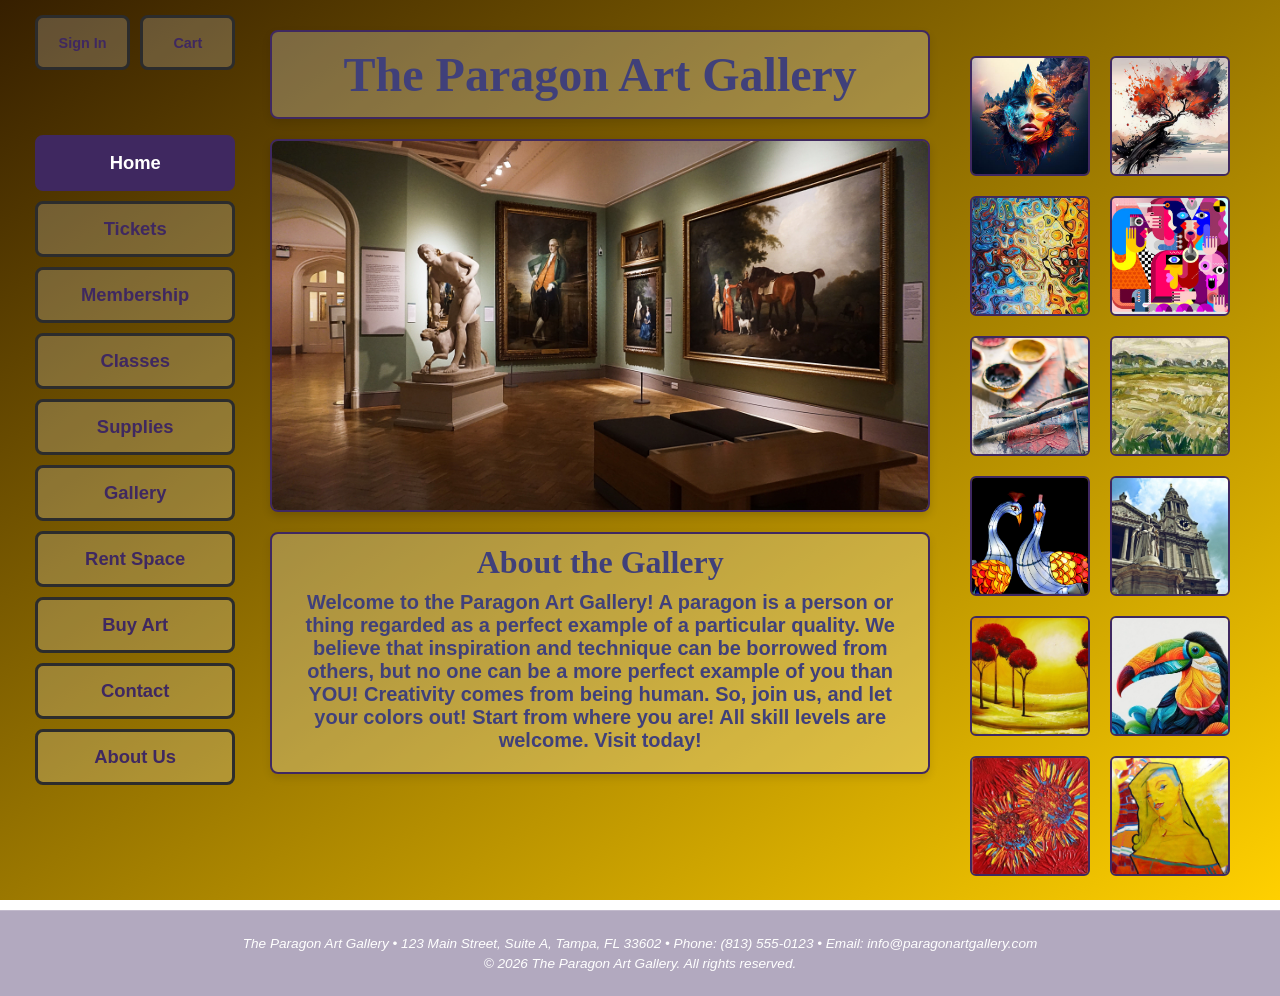
<file: index.html>
<!DOCTYPE html>
<html lang="en">
    <head>
        <meta charset="UTF-8">
        <title>Home</title>
        <meta name="viewport" content="width=device-width, initial-scale=1">
        <link rel="stylesheet" href="TheParagon.css">
    </head>
<body>

<div class="page-container">

<!-- COLUMN 1: NAVIGATION -->
<nav class="sidebar-nav">
  <button class="menu-toggle" aria-label="Toggle navigation">
    &#9776; Menu
  </button>

  <div class="nav-content">
    <div class="user-actions">
      <a href="signin.html" class="btn-action">Sign In</a>
      <a href="cart.html" class="btn-action">Cart</a>
    </div>

    <ul class="nav-links">
      <li><a href="index.html" class="active">Home</a></li>
      <li><a href="tickets.html">Tickets</a></li>
      <li><a href="membership.html">Membership</a></li>
      <li><a href="classes.html">Classes</a></li>
      <li><a href="supplies.html">Supplies</a></li>
      <li><a href="gallery.html">Gallery</a></li>
      <li><a href="rentspace.html">Rent Space</a></li>
      <li><a href="buyart.html">Buy Art</a></li>
      <li><a href="contact.html">Contact</a></li>
      <li><a href="aboutus.html">About Us</a></li>
    </ul>
  </div>
</nav>

<!-- COLUMN 2: MAIN CONTENT -->
<main class="content">
    <div class="header-box">
        <h1>The Paragon Art Gallery</h1>
    </div>

    <img src="gallery.jpg" alt="The interior of an art gallery including medium and large paintings on the wall, a marble statue, and seating." class="hero-image">
    
    <div class="text-box">
        <h2>About the Gallery</h2>
        <p>Welcome to the Paragon Art Gallery! A paragon is a person or thing regarded as a perfect example of a particular quality. We believe that inspiration and technique can be borrowed from others, but no one can be a more perfect example of you than YOU! Creativity comes from being human. So, join us, and let your colors out! Start from where you are! All skill levels are welcome. Visit today!</p>
    </div>
</main>

<!-- COLUMN 3: THUMBNAIL GALLERY -->
<aside class="gallery-sidebar">
  <img src="face.jpg" alt="Artwork with realistic female face shape but the edges blend into scenes of nature.">
  <img src="tree.jpg" alt="Artwork depicting a prominent tree shape with wavy lines, brown trunk, orange leaves, and subdued background.">
  <img src="rainbow.jpg" alt="A muddled face shape inside of what looks like a droplet covered window with a rainbow color scheme.">
  <img src="abstract.jpg" alt="Artwork with bright geometric shapes and abstract faces using a complementary color scheme.">
  <img src="materials.jpg" alt="An image of a paintbrush, paint knife, and paints on paint-stained wood.">
  <img src="field.jpg" alt="Artwork depicting a dull, subdued colored field with broad brush strokes showing green/yellow foliage and gray sky.">
  <img src="bird.jpg" alt="Artwork depicting two peacock-looking birds with bright yellow/red feathers in stained-glass style.">
  <img src="building.jpg" alt="Artwork depicting an historic building with clocktower segment and stone statue in front.">
  <img src="redtree.jpg" alt="Artwork depicting seven round-topped trees on a yellow background with white sun in the center.">
  <img src="toucan.jpg" alt="Artwork depicting a toucan bird with brightly colored segments and unusual patterns.">
  <img src="flower.jpg" alt="Artwork depicting two flowers with blue and yellow radial petals on a red background.">
  <img src="woman.jpg" alt="Artwork of a woman with yellow skin, yellow background, red dress, and angular lines.">
</aside>

<footer class="studio">
    <p>The Paragon Art Gallery &bull; 123 Main Street, Suite A, Tampa, FL 33602 &bull; Phone: (813) 555-0123 &bull; Email: info@paragonartgallery.com</p>
    <p>&copy; 2026 The Paragon Art Gallery. All rights reserved.</p>
</footer>

</div> <!-- End .page-container -->

<!-- CONSOLIDATED JAVASCRIPT -->
<script>
  document.addEventListener('DOMContentLoaded', () => {
    
    // 1. Mobile Menu Toggle
    const menuToggle = document.querySelector('.menu-toggle');
    const navContent = document.querySelector('.nav-content');

    if (menuToggle && navContent) {
      menuToggle.addEventListener('click', () => {
        navContent.classList.toggle('is-open');
      });
    }

    // 2. Thumbnail Gallery Expansion
    const galleryImages = document.querySelectorAll('.gallery-sidebar img');

    galleryImages.forEach(img => {
      img.addEventListener('click', (e) => {
        e.stopPropagation();
        const isExpanded = img.classList.contains('expanded');
        galleryImages.forEach(i => i.classList.remove('expanded'));
        if (!isExpanded) {
          img.classList.add('expanded');
        }
      });
    });

    document.addEventListener('click', () => {
      galleryImages.forEach(i => i.classList.remove('expanded'));
    });

  });
</script>

</body>
</html>
</file>
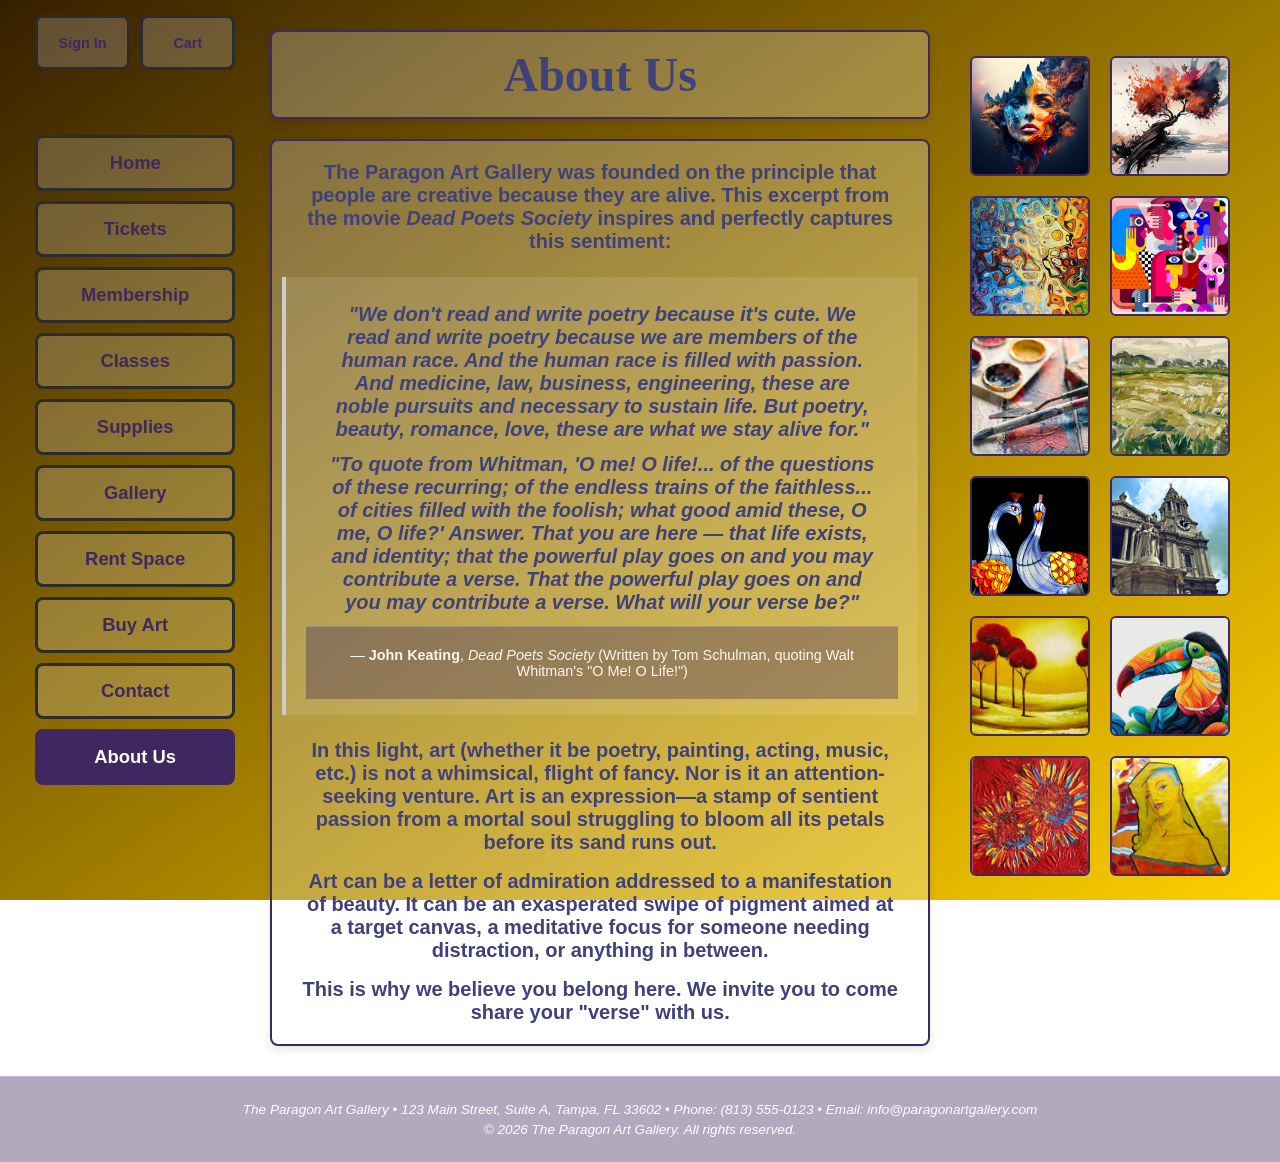
<file: aboutus.html>
<!DOCTYPE html>
<html lang="en">
    <head>
        <meta charset="UTF-8">
        <title>About Us</title>
        <meta name="viewport" content="width=device-width, initial-scale=1">
        <link rel="stylesheet" href="TheParagon.css">
    </head>
<body>

<div class="page-container">

<!-- COLUMN 1: NAVIGATION -->
<nav class="sidebar-nav">
  <button class="menu-toggle" aria-label="Toggle navigation">
    &#9776; Menu
  </button>

  <div class="nav-content">
    <div class="user-actions">
      <a href="signin.html" class="btn-action">Sign In</a>
      <a href="cart.html" class="btn-action">Cart</a>
    </div>

    <ul class="nav-links">
      <li><a href="index.html">Home</a></li>
      <li><a href="tickets.html">Tickets</a></li>
      <li><a href="membership.html">Membership</a></li>
      <li><a href="classes.html">Classes</a></li>
      <li><a href="supplies.html">Supplies</a></li>
      <li><a href="gallery.html">Gallery</a></li>
      <li><a href="rentspace.html">Rent Space</a></li>
      <li><a href="buyart.html">Buy Art</a></li>
      <li><a href="contact.html">Contact</a></li>
      <li><a href="aboutus.html" class="active">About Us</a></li>
    </ul>
  </div>
</nav>

<!-- COLUMN 2: MAIN CONTENT -->
<main class="content">
    <div class="header-box">
        <h1>About Us</h1>
    </div>

    <div class="text-box">
        <p>The Paragon Art Gallery was founded on the principle that people are creative because they are alive. This excerpt from the movie <em>Dead Poets Society</em> inspires and perfectly captures this sentiment:</p>

        <blockquote style="margin: 1.5rem 0; padding: 1rem 1.25rem; border-left: 4px solid #ccc; background-color: rgba(255, 255, 255, 0.1); font-style: italic;">
            <p style="margin-bottom: 0.75rem;">
                "We don't read and write poetry because it's cute. We read and write poetry because we are members of the human race. And the human race is filled with passion. And medicine, law, business, engineering, these are noble pursuits and necessary to sustain life. But poetry, beauty, romance, love, these are what we stay alive for."
            </p>
            <p style="margin-bottom: 0.75rem;">
                "To quote from Whitman, <em>'O me! O life!... of the questions of these recurring; of the endless trains of the faithless... of cities filled with the foolish; what good amid these, O me, O life?'</em> Answer. That you are here &mdash; that life exists, and identity; that the powerful play goes on and you may contribute a verse. That the powerful play <em>goes on</em> and you may contribute a verse. What will your verse be?"
            </p>
            <footer style="font-style: normal; font-size: 0.9em; margin-top: 0.5rem; opacity: 0.9;">
                &mdash; <strong>John Keating</strong>, <cite>Dead Poets Society</cite> (Written by Tom Schulman, quoting Walt Whitman's "O Me! O Life!")
            </footer>
        </blockquote>

        <p style="margin-top: 1.5rem;">In this light, art (whether it be poetry, painting, acting, music, etc.) is not a whimsical, flight of fancy. Nor is it an attention-seeking venture. Art is an expression&mdash;a stamp of sentient passion from a mortal soul struggling to bloom all its petals before its sand runs out.</p>

        <p style="margin-top: 1rem;">Art can be a letter of admiration addressed to a manifestation of beauty. It can be an exasperated swipe of pigment aimed at a target canvas, a meditative focus for someone needing distraction, or anything in between.</p>

        <p style="margin-top: 1rem; font-weight: bold;">This is why we believe you belong here. We invite you to come share your "verse" with us.</p>
    </div>
</main>

<!-- COLUMN 3: THUMBNAIL GALLERY -->
<aside class="gallery-sidebar">
  <img src="face.jpg" alt="Artwork with realistic female face shape but the edges blend into scenes of nature.">
  <img src="tree.jpg" alt="Artwork depicting a prominent tree shape with wavy lines, brown trunk, orange leaves, and subdued background.">
  <img src="rainbow.jpg" alt="A muddled face shape inside of what looks like a droplet covered window with a rainbow color scheme.">
  <img src="abstract.jpg" alt="Artwork with bright geometric shapes and abstract faces using a complementary color scheme.">
  <img src="materials.jpg" alt="An image of a paintbrush, paint knife, and paints on paint-stained wood.">
  <img src="field.jpg" alt="Artwork depicting a dull, subdued colored field with broad brush strokes showing green/yellow foliage and gray sky.">
  <img src="bird.jpg" alt="Artwork depicting two peacock-looking birds with bright yellow/red feathers in stained-glass style.">
  <img src="building.jpg" alt="Artwork depicting an historic building with clocktower segment and stone statue in front.">
  <img src="redtree.jpg" alt="Artwork depicting seven round-topped trees on a yellow background with white sun in the center.">
  <img src="toucan.jpg" alt="Artwork depicting a toucan bird with brightly colored segments and unusual patterns.">
  <img src="flower.jpg" alt="Artwork depicting two flowers with blue and yellow radial petals on a red background.">
  <img src="woman.jpg" alt="Artwork of a woman with yellow skin, yellow background, red dress, and angular lines.">
</aside>

<footer class="studio">
    <p>The Paragon Art Gallery &bull; 123 Main Street, Suite A, Tampa, FL 33602 &bull; Phone: (813) 555-0123 &bull; Email: info@paragonartgallery.com</p>
    <p>&copy; 2026 The Paragon Art Gallery. All rights reserved.</p>
</footer>

</div> <!-- End .page-container -->

<!-- CONSOLIDATED JAVASCRIPT -->
<script>
  document.addEventListener('DOMContentLoaded', () => {
    
    // 1. Mobile Menu Toggle
    const menuToggle = document.querySelector('.menu-toggle');
    const navContent = document.querySelector('.nav-content');

    if (menuToggle && navContent) {
      menuToggle.addEventListener('click', () => {
        navContent.classList.toggle('is-open');
      });
    }

    // 2. Thumbnail Gallery Expansion
    const galleryImages = document.querySelectorAll('.gallery-sidebar img');

    galleryImages.forEach(img => {
      img.addEventListener('click', (e) => {
        e.stopPropagation();
        const isExpanded = img.classList.contains('expanded');
        galleryImages.forEach(i => i.classList.remove('expanded'));
        if (!isExpanded) {
          img.classList.add('expanded');
        }
      });
    });

    document.addEventListener('click', () => {
      galleryImages.forEach(i => i.classList.remove('expanded'));
    });

  });
</script>

</body>
</html>
</file>
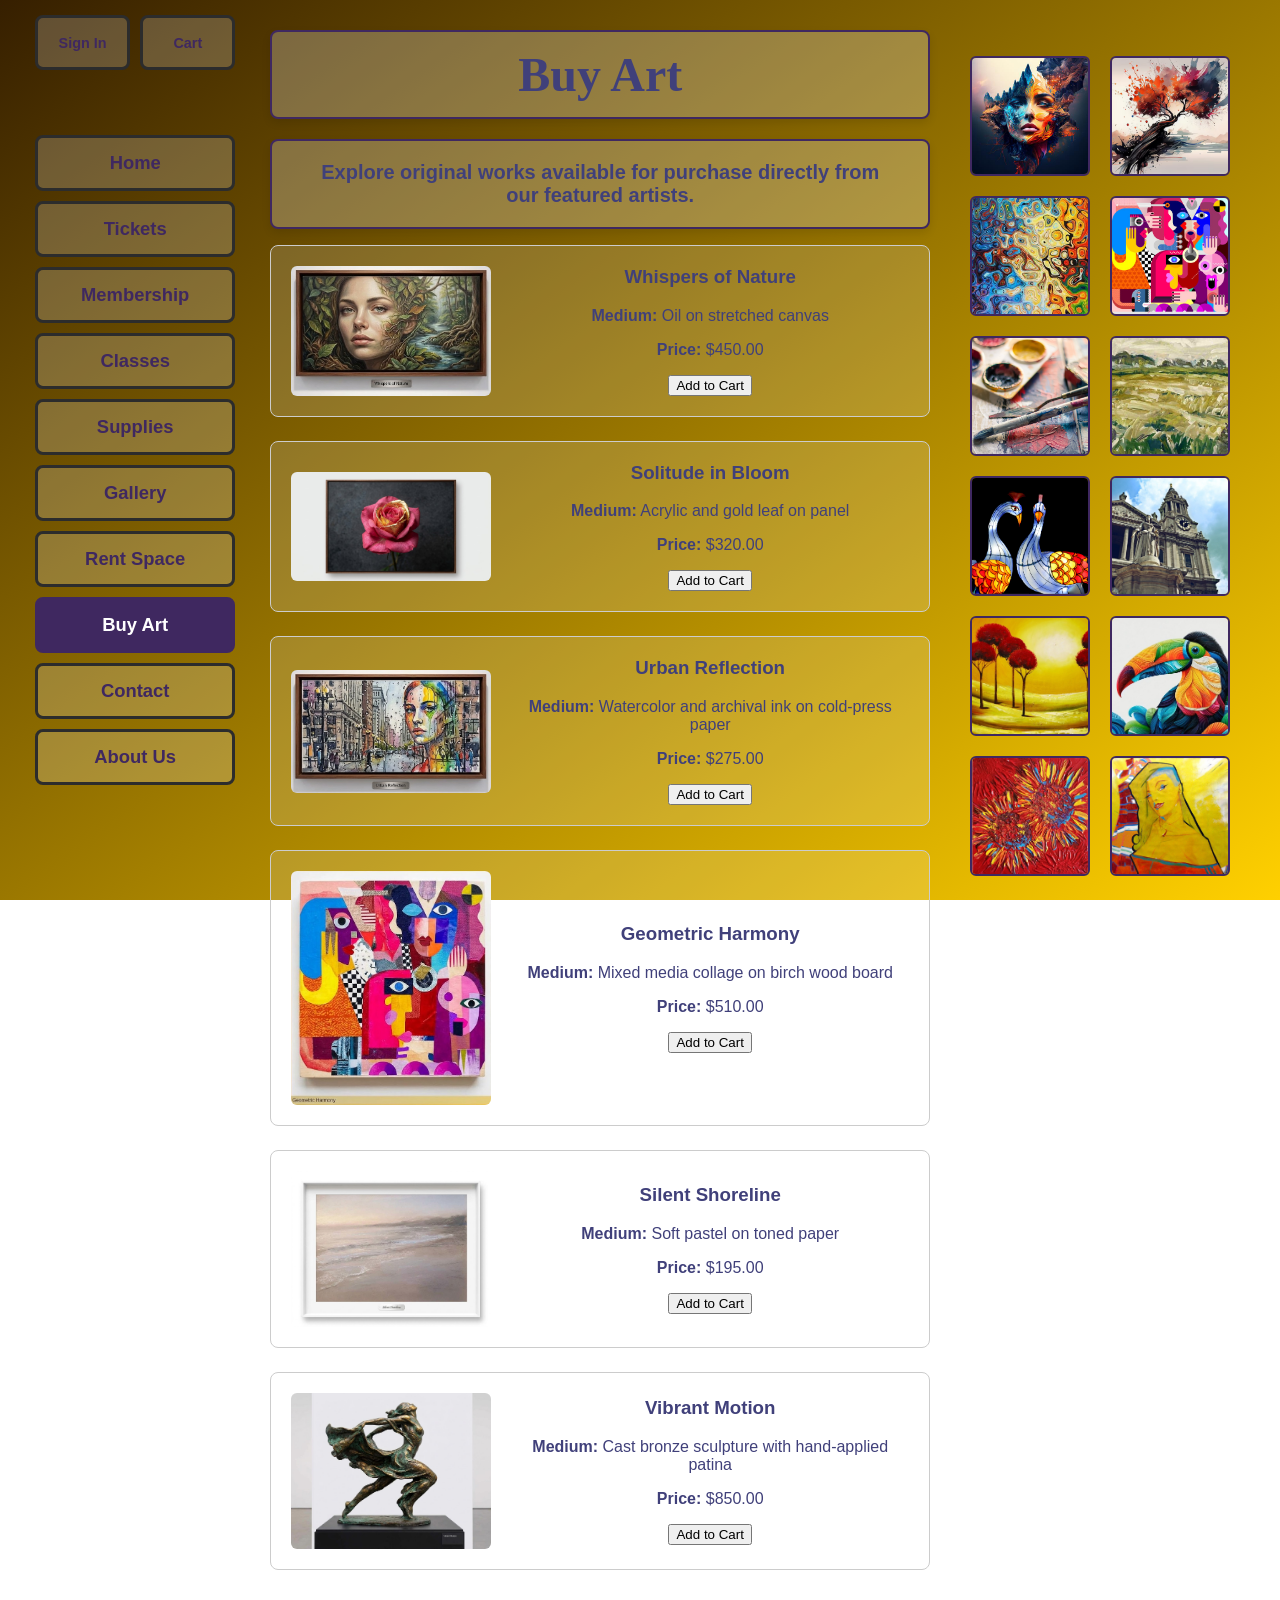
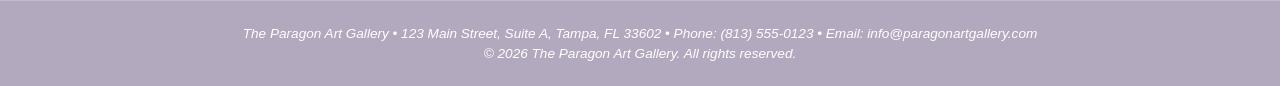
<file: buyart.html>
<!DOCTYPE html>
<html lang="en">
    <head>
        <meta charset="UTF-8">
        <title>Buy Art</title>
        <meta name="viewport" content="width=device-width, initial-scale=1">
        <link rel="stylesheet" href="TheParagon.css">
    </head>
<body>

<div class="page-container">

<!-- COLUMN 1: NAVIGATION -->
<nav class="sidebar-nav">
  <button class="menu-toggle" aria-label="Toggle navigation">
    &#9776; Menu
  </button>

  <div class="nav-content">
    <div class="user-actions">
      <a href="signin.html" class="btn-action">Sign In</a>
      <a href="cart.html" class="btn-action">Cart</a>
    </div>

    <ul class="nav-links">
      <li><a href="index.html">Home</a></li>
      <li><a href="tickets.html">Tickets</a></li>
      <li><a href="membership.html">Membership</a></li>
      <li><a href="classes.html">Classes</a></li>
      <li><a href="supplies.html">Supplies</a></li>
      <li><a href="gallery.html">Gallery</a></li>
      <li><a href="rentspace.html">Rent Space</a></li>
      <li><a href="buyart.html" class="active">Buy Art</a></li>
      <li><a href="contact.html">Contact</a></li>
      <li><a href="aboutus.html">About Us</a></li>
    </ul>
  </div>
</nav>

<!-- COLUMN 2: MAIN CONTENT -->
<main class="content">
    <div class="header-box">
        <h1>Buy Art</h1>
    </div>

    <div class="text-box">
        <p>Explore original works available for purchase directly from our featured artists.</p>
    </div>

    <!-- ARTWORK SECTIONS CONTAINER -->
    <div class="buy-art-list" style="display: flex; flex-direction: column; gap: 1.5rem; margin-top: 1rem;">
      
      <!-- Artwork 1 -->
      <div class="art-card" style="border: 1px solid #ccc; padding: 1.25rem; border-radius: 8px; background-color: rgba(255,255,255,0.15); display: flex; gap: 1.25rem; align-items: center; flex-wrap: wrap;">
        <img src="Whispers of Nature.jpg" alt="Whispers of Nature">
        <div style="flex: 1; min-width: 220px;">
          <h3 style="margin-top: 0;">Whispers of Nature</h3>
          <p><strong>Medium:</strong> Oil on stretched canvas</p>
          <p><strong>Price:</strong> $450.00</p>
          <button class="add-to-cart-btn" 
              data-name="Whispers of Nature" 
              data-price="450.00" 
              data-details="Oil on stretched canvas">
             Add to Cart
          </button>
        </div>
      </div>

      <!-- Artwork 2 -->
      <div class="art-card" style="border: 1px solid #ccc; padding: 1.25rem; border-radius: 8px; background-color: rgba(255,255,255,0.15); display: flex; gap: 1.25rem; align-items: center; flex-wrap: wrap;">
        <img src="Solitude in Bloom.jpg" alt="Solitude in Bloom">
        <div style="flex: 1; min-width: 220px;">
          <h3 style="margin-top: 0;">Solitude in Bloom</h3>
          <p><strong>Medium:</strong> Acrylic and gold leaf on panel</p>
          <p><strong>Price:</strong> $320.00</p>
          <button class="add-to-cart-btn" 
              data-name="Solitude in Bloom" 
              data-price="320.00" 
              data-details="Acrylic and gold leaf on panel">
             Add to Cart
          </button>
        </div>
      </div>

      <!-- Artwork 3 -->
      <div class="art-card" style="border: 1px solid #ccc; padding: 1.25rem; border-radius: 8px; background-color: rgba(255,255,255,0.15); display: flex; gap: 1.25rem; align-items: center; flex-wrap: wrap;">
        <img src="Urban Reflection.jpg" alt="Urban Reflection">
        <div style="flex: 1; min-width: 220px;">
          <h3 style="margin-top: 0;">Urban Reflection</h3>
          <p><strong>Medium:</strong> Watercolor and archival ink on cold-press paper</p>
          <p><strong>Price:</strong> $275.00</p>
          <button class="add-to-cart-btn" 
              data-name="Urban Reflection" 
              data-price="275.00" 
              data-details="Watercolor and archival ink on paper">
             Add to Cart
          </button>
        </div>
      </div>

      <!-- Artwork 4 -->
      <div class="art-card" style="border: 1px solid #ccc; padding: 1.25rem; border-radius: 8px; background-color: rgba(255,255,255,0.15); display: flex; gap: 1.25rem; align-items: center; flex-wrap: wrap;">
        <img src="Geometric Harmony.jpg" alt="Geometric Harmony">
        <div style="flex: 1; min-width: 220px;">
          <h3 style="margin-top: 0;">Geometric Harmony</h3>
          <p><strong>Medium:</strong> Mixed media collage on birch wood board</p>
          <p><strong>Price:</strong> $510.00</p>
          <button class="add-to-cart-btn" 
              data-name="Geometric Harmony" 
              data-price="510.00" 
              data-details="Mixed media collage on birch wood board">
             Add to Cart
          </button>
        </div>
      </div>

      <!-- Artwork 5 -->
      <div class="art-card" style="border: 1px solid #ccc; padding: 1.25rem; border-radius: 8px; background-color: rgba(255,255,255,0.15); display: flex; gap: 1.25rem; align-items: center; flex-wrap: wrap;">
        <img src="Silent Shoreline.jpg" alt="Silent Shoreline">
        <div style="flex: 1; min-width: 220px;">
          <h3 style="margin-top: 0;">Silent Shoreline</h3>
          <p><strong>Medium:</strong> Soft pastel on toned paper</p>
          <p><strong>Price:</strong> $195.00</p>
          <button class="add-to-cart-btn" 
              data-name="Silent Shoreline" 
              data-price="195.00" 
              data-details="Soft pastel on toned paper">
             Add to Cart
          </button>
        </div>
      </div>

      <!-- Artwork 6 -->
      <div class="art-card" style="border: 1px solid #ccc; padding: 1.25rem; border-radius: 8px; background-color: rgba(255,255,255,0.15); display: flex; gap: 1.25rem; align-items: center; flex-wrap: wrap;">
        <img src="Vibrant Motion.jpg" alt="Vibrant Motion">
        <div style="flex: 1; min-width: 220px;">
          <h3 style="margin-top: 0;">Vibrant Motion</h3>
          <p><strong>Medium:</strong> Cast bronze sculpture with hand-applied patina</p>
          <p><strong>Price:</strong> $850.00</p>
          <button class="add-to-cart-btn" 
              data-name="Vibrant Motion" 
              data-price="850.00" 
              data-details="Cast bronze sculpture with patina">
             Add to Cart
          </button>
        </div>
      </div>

    </div>
</main>

<!-- COLUMN 3: THUMBNAIL GALLERY -->
<aside class="gallery-sidebar">
  <img src="face.jpg" alt="Artwork with realistic female face shape but the edges blend into scenes of nature.">
  <img src="tree.jpg" alt="Artwork depicting a prominent tree shape with wavy lines, brown trunk, orange leaves, and subdued background.">
  <img src="rainbow.jpg" alt="A muddled face shape inside of what looks like a droplet covered window with a rainbow color scheme.">
  <img src="abstract.jpg" alt="Artwork with bright geometric shapes and abstract faces using a complementary color scheme.">
  <img src="materials.jpg" alt="An image of a paintbrush, paint knife, and paints on paint-stained wood.">
  <img src="field.jpg" alt="Artwork depicting a dull, subdued colored field with broad brush strokes showing green/yellow foliage and gray sky.">
  <img src="bird.jpg" alt="Artwork depicting two peacock-looking birds with bright yellow/red feathers in stained-glass style.">
  <img src="building.jpg" alt="Artwork depicting an historic building with clocktower segment and stone statue in front.">
  <img src="redtree.jpg" alt="Artwork depicting seven round-topped trees on a yellow background with white sun in the center.">
  <img src="toucan.jpg" alt="Artwork depicting a toucan bird with brightly colored segments and unusual patterns.">
  <img src="flower.jpg" alt="Artwork depicting two flowers with blue and yellow radial petals on a red background.">
  <img src="woman.jpg" alt="Artwork of a woman with yellow skin, yellow background, red dress, and angular lines.">
</aside>

<footer class="studio">
    <p>The Paragon Art Gallery &bull; 123 Main Street, Suite A, Tampa, FL 33602 &bull; Phone: (813) 555-0123 &bull; Email: info@paragonartgallery.com</p>
    <p>&copy; 2026 The Paragon Art Gallery. All rights reserved.</p>
</footer>

</div> <!-- End .page-container -->

<!-- CONSOLIDATED JAVASCRIPT -->
<script>
  // Helper function: Add item to localStorage cart
  function addToCart(newItem) {
    const cart = JSON.parse(localStorage.getItem('paragonCart')) || [];
    
    const existingItem = cart.find(item => item.name === newItem.name);
    if (existingItem) {
      existingItem.quantity += newItem.quantity || 1;
    } else {
      cart.push({
        name: newItem.name,
        price: newItem.price,
        quantity: newItem.quantity || 1,
        details: newItem.details || ''
      });
    }
    
    localStorage.setItem('paragonCart', JSON.stringify(cart));
    alert(`${newItem.name} has been added to your cart.`);
  }

  // Event Listeners
  document.addEventListener('DOMContentLoaded', () => {
    
    // 1. Mobile Menu Toggle
    const menuToggle = document.querySelector('.menu-toggle');
    const navContent = document.querySelector('.nav-content');

    if (menuToggle && navContent) {
      menuToggle.addEventListener('click', () => {
        navContent.classList.toggle('is-open');
      });
    }

    // 2. Add to Cart Listeners
    const cartButtons = document.querySelectorAll('.add-to-cart-btn');

    cartButtons.forEach(button => {
      button.addEventListener('click', () => {
        const name = button.getAttribute('data-name');
        const price = parseFloat(button.getAttribute('data-price'));
        const details = button.getAttribute('data-details') || '';

        addToCart({
          name: name,
          price: price,
          quantity: 1,
          details: details
        });
      });
    });

    // 3. Image Expansion (Thumbnail Gallery & Artwork Images)
  const expandableImages = document.querySelectorAll('.gallery-sidebar img, .art-card img, .buy-art-list img');

    expandableImages.forEach(img => {
      img.addEventListener('click', (e) => {
        e.stopPropagation();
        const isExpanded = img.classList.contains('expanded');
        
        // Collapse any currently open image across both galleries
        expandableImages.forEach(i => i.classList.remove('expanded'));
        
        // Toggle expansion on the clicked image
        if (!isExpanded) {
          img.classList.add('expanded');
        }
      });
    });

    // Close expanded image when clicking anywhere outside
    document.addEventListener('click', () => {
      expandableImages.forEach(i => i.classList.remove('expanded'));
    });

});
</script>

</body>
</html>
</file>
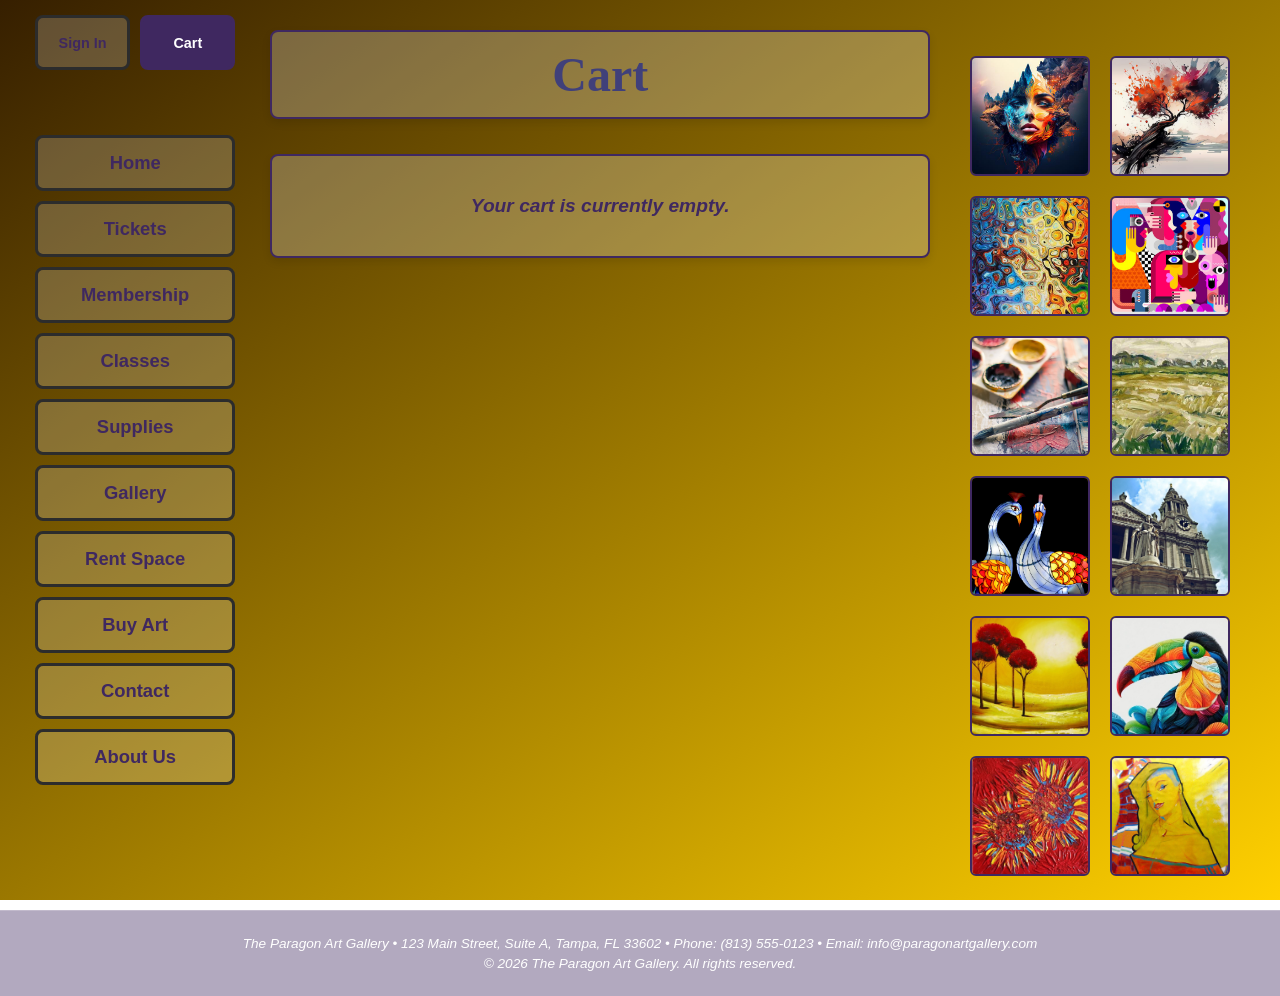
<file: cart.html>
<!DOCTYPE html>
<html lang="en">
    <head>
        <meta charset="UTF-8">
        <title>Cart</title>
        <meta name="viewport" content="width=device-width, initial-scale=1">
        <link rel="stylesheet" href="TheParagon.css">
    </head>
<body>

<div class="page-container">

<!-- COLUMN 1: NAVIGATION -->
<nav class="sidebar-nav">
  <button class="menu-toggle" aria-label="Toggle navigation">
    &#9776; Menu
  </button>

  <div class="nav-content">
    <div class="user-actions">
    <a href="signin.html" class="btn-action">Sign In</a>
    <a href="cart.html" class="btn-action active">Cart</a>
    </div>

    <ul class="nav-links">
      <li><a href="index.html">Home</a></li>
      <li><a href="tickets.html">Tickets</a></li>
      <li><a href="membership.html">Membership</a></li>
      <li><a href="classes.html">Classes</a></li>
      <li><a href="supplies.html">Supplies</a></li>
      <li><a href="gallery.html">Gallery</a></li>
      <li><a href="rentspace.html">Rent Space</a></li>
      <li><a href="buyart.html">Buy Art</a></li>
      <li><a href="contact.html">Contact</a></li>
      <li><a href="aboutus.html">About Us</a></li>
    </ul>
  </div>
</nav>

<!-- COLUMN 2: MAIN CONTENT -->
<main class="content">
    <div class="header-box">
        <h1>Cart</h1>
    </div>

    <!-- Container to hold the dynamic cart content -->
    <div id="cart-container" class="cart-box"></div>
</main>

<!-- COLUMN 3: THUMBNAIL GALLERY -->
<aside class="gallery-sidebar">
  <img src="face.jpg" alt="Artwork with realistic female face shape but the edges blend into scenes of nature.">
  <img src="tree.jpg" alt="Artwork depicting a prominent tree shape with wavy lines, brown trunk, orange leaves, and subdued background.">
  <img src="rainbow.jpg" alt="A muddled face shape inside of what looks like a droplet covered window with a rainbow color scheme.">
  <img src="abstract.jpg" alt="Artwork with bright geometric shapes and abstract faces using a complementary color scheme.">
  <img src="materials.jpg" alt="An image of a paintbrush, paint knife, and paints on paint-stained wood.">
  <img src="field.jpg" alt="Artwork depicting a dull, subdued colored field with broad brush strokes showing green/yellow foliage and gray sky.">
  <img src="bird.jpg" alt="Artwork depicting two peacock-looking birds with bright yellow/red feathers in stained-glass style.">
  <img src="building.jpg" alt="Artwork depicting an historic building with clocktower segment and stone statue in front.">
  <img src="redtree.jpg" alt="Artwork depicting seven round-topped trees on a yellow background with white sun in the center.">
  <img src="toucan.jpg" alt="Artwork depicting a toucan bird with brightly colored segments and unusual patterns.">
  <img src="flower.jpg" alt="Artwork depicting two flowers with blue and yellow radial petals on a red background.">
  <img src="woman.jpg" alt="Artwork of a woman with yellow skin, yellow background, red dress, and angular lines.">
</aside>

<footer class="studio">
    <p>The Paragon Art Gallery &bull; 123 Main Street, Suite A, Tampa, FL 33602 &bull; Phone: (813) 555-0123 &bull; Email: info@paragonartgallery.com</p>
    <p>&copy; 2026 The Paragon Art Gallery. All rights reserved.</p>
</footer>

</div> <!-- End page-container -->

<script>
  document.addEventListener('DOMContentLoaded', () => {
    
    // ----------------------------------------------------
    // 1. GALLERY THUMBNAIL EXPAND / COLLAPSE
    // ----------------------------------------------------
    const galleryImages = document.querySelectorAll('.gallery-sidebar img');

    galleryImages.forEach(img => {
      img.addEventListener('click', (e) => {
        e.stopPropagation();
        const isExpanded = img.classList.contains('expanded');
        galleryImages.forEach(i => i.classList.remove('expanded'));
        if (!isExpanded) {
          img.classList.add('expanded');
        }
      });
    });

    document.addEventListener('click', () => {
      galleryImages.forEach(i => i.classList.remove('expanded'));
    });

    // ----------------------------------------------------
    // 2. MOBILE NAVIGATION TOGGLE
    // ----------------------------------------------------
    const menuToggle = document.querySelector('.menu-toggle');
    const navContent = document.querySelector('.nav-content');

    if (menuToggle && navContent) {
      menuToggle.addEventListener('click', () => {
        navContent.classList.toggle('is-open');
      });
    }

    // ----------------------------------------------------
    // 3. CART MANAGEMENT & DISPLAY
    // ----------------------------------------------------
    const cartContainer = document.getElementById('cart-container');

    function getCart() {
      return JSON.parse(localStorage.getItem('paragonCart')) || [];
    }

    function saveCart(cart) {
      localStorage.setItem('paragonCart', JSON.stringify(cart));
    }

    function renderCart() {
      if (!cartContainer) return;

      const cart = getCart();

      if (cart.length === 0) {
        cartContainer.innerHTML = '<p class="empty-cart-message">Your cart is currently empty.</p>';
        return;
      }

      let grandTotal = 0;

      let html = '<div class="cart-items-list">';
      cart.forEach((item, index) => {
        const itemTotal = item.price * item.quantity;
        grandTotal += itemTotal;

        html += `
          <div class="cart-item" data-index="${index}">
            <div class="cart-item-details">
              <strong>${item.name}</strong>
              ${item.details ? `<br><small>${item.details}</small>` : ''}
              <div>$${item.price.toFixed(2)} each</div>
            </div>
            <div class="cart-item-qty">
              <label for="qty-${index}">Qty:</label>
              <input type="number" id="qty-${index}" class="cart-qty-input" min="1" value="${item.quantity}" data-index="${index}">
            </div>
            <div class="cart-item-total">
              $${itemTotal.toFixed(2)}
            </div>
            <button class="btn-remove" data-index="${index}" aria-label="Remove item">&times;</button>
          </div>
        `;
      });

      html += '</div>';

      html += `
        <div class="cart-summary" style="margin-top: 20px; text-align: right; border-top: 2px solid #3F2860; padding-top: 15px;">
          <h3>Total: $${grandTotal.toFixed(2)}</h3>
          <button id="checkout-btn" class="btn btn-primary">Proceed to Checkout</button>
          <button id="clear-cart-btn" class="btn btn-secondary" style="margin-left: 10px;">Clear Cart</button>
        </div>
      `;

      cartContainer.innerHTML = html;

      // Event listeners for Quantity Input Changes
      cartContainer.querySelectorAll('.cart-qty-input').forEach(input => {
        input.addEventListener('change', (e) => {
          const idx = e.target.getAttribute('data-index');
          const newQty = parseInt(e.target.value, 10);
          if (newQty > 0) {
            cart[idx].quantity = newQty;
            saveCart(cart);
            renderCart();
          }
        });
      });

      // Event listeners for Remove Buttons
      cartContainer.querySelectorAll('.btn-remove').forEach(btn => {
        btn.addEventListener('click', (e) => {
          const idx = e.target.getAttribute('data-index');
          cart.splice(idx, 1);
          saveCart(cart);
          renderCart();
        });
      });

      // Event listener for Clear Cart Button
      const clearBtn = document.getElementById('clear-cart-btn');
      if (clearBtn) {
        clearBtn.addEventListener('click', () => {
          localStorage.removeItem('paragonCart');
          renderCart();
        });
      }

      // Event listener for Checkout Button
      const checkoutBtn = document.getElementById('checkout-btn');
      if (checkoutBtn) {
        checkoutBtn.addEventListener('click', () => {
          alert('Thank you for your order! Proceeding to checkout...');
        });
      }
    }

    // Initialize cart render
    renderCart();
  });
</script>

</body>
</html>
</file>
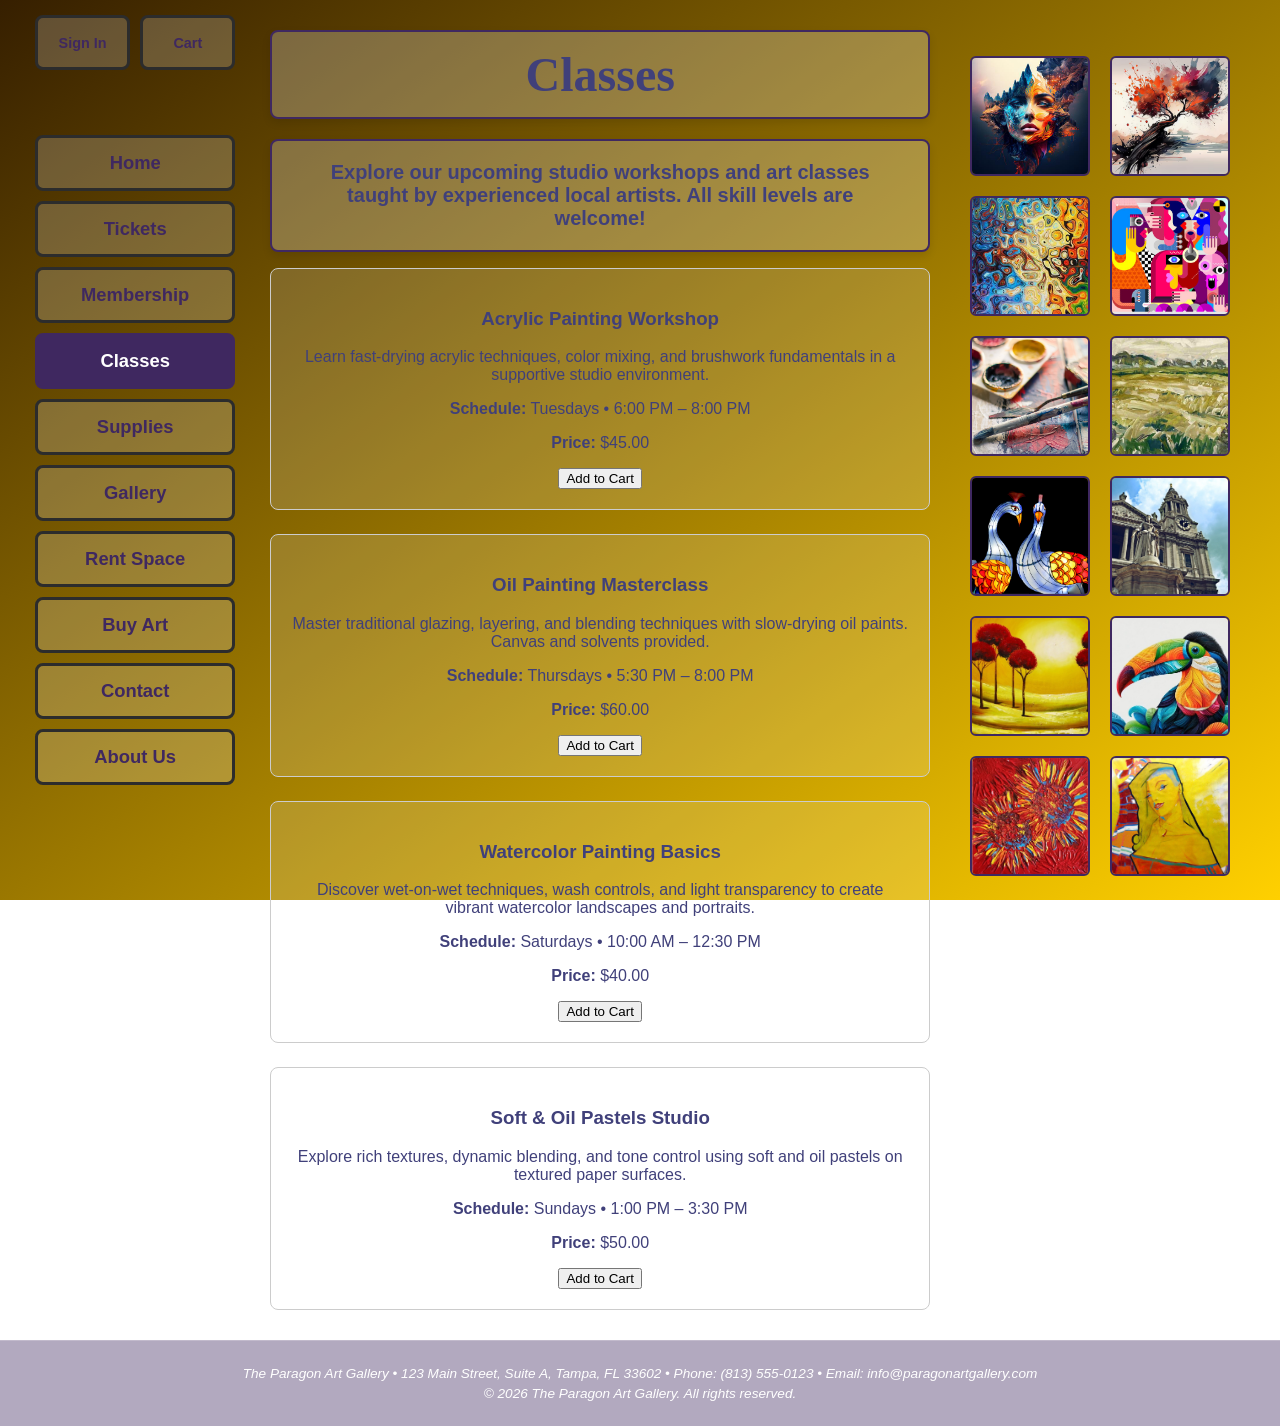
<file: classes.html>
<!DOCTYPE html>
<html lang="en">
    <head>
        <meta charset="UTF-8">
        <title>Classes</title>
        <meta name="viewport" content="width=device-width, initial-scale=1">
        <link rel="stylesheet" href="TheParagon.css">
    </head>
<body>

<div class="page-container">

<!-- COLUMN 1: NAVIGATION -->
<nav class="sidebar-nav">
  <button class="menu-toggle" aria-label="Toggle navigation">
    &#9776; Menu
  </button>

  <div class="nav-content">
    <div class="user-actions">
      <a href="signin.html" class="btn-action">Sign In</a>
      <a href="cart.html" class="btn-action">Cart</a>
    </div>

    <ul class="nav-links">
      <li><a href="index.html">Home</a></li>
      <li><a href="tickets.html">Tickets</a></li>
      <li><a href="membership.html">Membership</a></li>
      <li><a href="classes.html" class="active">Classes</a></li>
      <li><a href="supplies.html">Supplies</a></li>
      <li><a href="gallery.html">Gallery</a></li>
      <li><a href="rentspace.html">Rent Space</a></li>
      <li><a href="buyart.html">Buy Art</a></li>
      <li><a href="contact.html">Contact</a></li>
      <li><a href="aboutus.html">About Us</a></li>
    </ul>
  </div>
</nav>

<!-- COLUMN 2: MAIN CONTENT -->
<main class="content">
    <div class="header-box">
        <h1>Classes</h1>
    </div>

    <div class="text-box">
        <p>Explore our upcoming studio workshops and art classes taught by experienced local artists. All skill levels are welcome!</p>
    </div>

    <!-- CLASS OPTIONS CONTAINER -->
    <div class="class-list" style="display: flex; flex-direction: column; gap: 1.5rem; margin-top: 1rem;">
      
      <!-- Acrylic Painting -->
      <div class="class-card" style="border: 1px solid #ccc; padding: 1.25rem; border-radius: 8px; background-color: rgba(255,255,255,0.15);">
        <h3>Acrylic Painting Workshop</h3>
        <p>Learn fast-drying acrylic techniques, color mixing, and brushwork fundamentals in a supportive studio environment.</p>
        <p><strong>Schedule:</strong> Tuesdays &bull; 6:00 PM – 8:00 PM</p>
        <p><strong>Price:</strong> $45.00</p>
        <button class="add-to-cart-btn" 
            data-name="Acrylic Painting Workshop" 
            data-price="45.00" 
            data-details="Tuesdays, 6:00 PM - 8:00 PM">
           Add to Cart
        </button>
      </div>

      <!-- Oil Painting -->
      <div class="class-card" style="border: 1px solid #ccc; padding: 1.25rem; border-radius: 8px; background-color: rgba(255,255,255,0.15);">
        <h3>Oil Painting Masterclass</h3>
        <p>Master traditional glazing, layering, and blending techniques with slow-drying oil paints. Canvas and solvents provided.</p>
        <p><strong>Schedule:</strong> Thursdays &bull; 5:30 PM – 8:00 PM</p>
        <p><strong>Price:</strong> $60.00</p>
        <button class="add-to-cart-btn" 
            data-name="Oil Painting Masterclass" 
            data-price="60.00" 
            data-details="Thursdays, 5:30 PM - 8:00 PM">
           Add to Cart
        </button>
      </div>

      <!-- Watercolor Painting -->
      <div class="class-card" style="border: 1px solid #ccc; padding: 1.25rem; border-radius: 8px; background-color: rgba(255,255,255,0.15);">
        <h3>Watercolor Painting Basics</h3>
        <p>Discover wet-on-wet techniques, wash controls, and light transparency to create vibrant watercolor landscapes and portraits.</p>
        <p><strong>Schedule:</strong> Saturdays &bull; 10:00 AM – 12:30 PM</p>
        <p><strong>Price:</strong> $40.00</p>
        <button class="add-to-cart-btn" 
            data-name="Watercolor Painting Basics" 
            data-price="40.00" 
            data-details="Saturdays, 10:00 AM - 12:30 PM">
           Add to Cart
        </button>
      </div>

      <!-- Pastels Workshop -->
      <div class="class-card" style="border: 1px solid #ccc; padding: 1.25rem; border-radius: 8px; background-color: rgba(255,255,255,0.15);">
        <h3>Soft & Oil Pastels Studio</h3>
        <p>Explore rich textures, dynamic blending, and tone control using soft and oil pastels on textured paper surfaces.</p>
        <p><strong>Schedule:</strong> Sundays &bull; 1:00 PM – 3:30 PM</p>
        <p><strong>Price:</strong> $50.00</p>
        <button class="add-to-cart-btn" 
            data-name="Pastels Studio Workshop" 
            data-price="50.00" 
            data-details="Sundays, 1:00 PM - 3:30 PM">
           Add to Cart
        </button>
      </div>

    </div>
</main>

<!-- COLUMN 3: THUMBNAIL GALLERY -->
<aside class="gallery-sidebar">
  <img src="face.jpg" alt="Artwork with realistic female face shape but the edges blend into scenes of nature.">
  <img src="tree.jpg" alt="Artwork depicting a prominent tree shape with wavy lines, brown trunk, orange leaves, and subdued background.">
  <img src="rainbow.jpg" alt="A muddled face shape inside of what looks like a droplet covered window with a rainbow color scheme.">
  <img src="abstract.jpg" alt="Artwork with bright geometric shapes and abstract faces using a complementary color scheme.">
  <img src="materials.jpg" alt="An image of a paintbrush, paint knife, and paints on paint-stained wood.">
  <img src="field.jpg" alt="Artwork depicting a dull, subdued colored field with broad brush strokes showing green/yellow foliage and gray sky.">
  <img src="bird.jpg" alt="Artwork depicting two peacock-looking birds with bright yellow/red feathers in stained-glass style.">
  <img src="building.jpg" alt="Artwork depicting an historic building with clocktower segment and stone statue in front.">
  <img src="redtree.jpg" alt="Artwork depicting seven round-topped trees on a yellow background with white sun in the center.">
  <img src="toucan.jpg" alt="Artwork depicting a toucan bird with brightly colored segments and unusual patterns.">
  <img src="flower.jpg" alt="Artwork depicting two flowers with blue and yellow radial petals on a red background.">
  <img src="woman.jpg" alt="Artwork of a woman with yellow skin, yellow background, red dress, and angular lines.">
</aside>

<footer class="studio">
    <p>The Paragon Art Gallery &bull; 123 Main Street, Suite A, Tampa, FL 33602 &bull; Phone: (813) 555-0123 &bull; Email: info@paragonartgallery.com</p>
    <p>&copy; 2026 The Paragon Art Gallery. All rights reserved.</p>
</footer>

</div> <!-- End .page-container -->

<!-- CONSOLIDATED JAVASCRIPT -->
<script>
  // Helper function: Add item to localStorage cart
  function addToCart(newItem) {
    const cart = JSON.parse(localStorage.getItem('paragonCart')) || [];
    
    const existingItem = cart.find(item => item.name === newItem.name);
    if (existingItem) {
      existingItem.quantity += newItem.quantity || 1;
    } else {
      cart.push({
        name: newItem.name,
        price: newItem.price,
        quantity: newItem.quantity || 1,
        details: newItem.details || ''
      });
    }
    
    localStorage.setItem('paragonCart', JSON.stringify(cart));
    alert(`${newItem.name} has been added to your cart.`);
  }

  // Event Listeners
  document.addEventListener('DOMContentLoaded', () => {
    
    // 1. Mobile Menu Toggle
    const menuToggle = document.querySelector('.menu-toggle');
    const navContent = document.querySelector('.nav-content');

    if (menuToggle && navContent) {
      menuToggle.addEventListener('click', () => {
        navContent.classList.toggle('is-open');
      });
    }

    // 2. Add to Cart Listeners
    const cartButtons = document.querySelectorAll('.add-to-cart-btn');

    cartButtons.forEach(button => {
      button.addEventListener('click', () => {
        const name = button.getAttribute('data-name');
        const price = parseFloat(button.getAttribute('data-price'));
        const details = button.getAttribute('data-details') || '';

        addToCart({
          name: name,
          price: price,
          quantity: 1,
          details: details
        });
      });
    });

    // 3. Thumbnail Gallery Expansion
    const galleryImages = document.querySelectorAll('.gallery-sidebar img');

    galleryImages.forEach(img => {
      img.addEventListener('click', (e) => {
        e.stopPropagation();
        const isExpanded = img.classList.contains('expanded');
        galleryImages.forEach(i => i.classList.remove('expanded'));
        if (!isExpanded) {
          img.classList.add('expanded');
        }
      });
    });

    document.addEventListener('click', () => {
      galleryImages.forEach(i => i.classList.remove('expanded'));
    });

  });
</script>

</body>
</html>
</file>
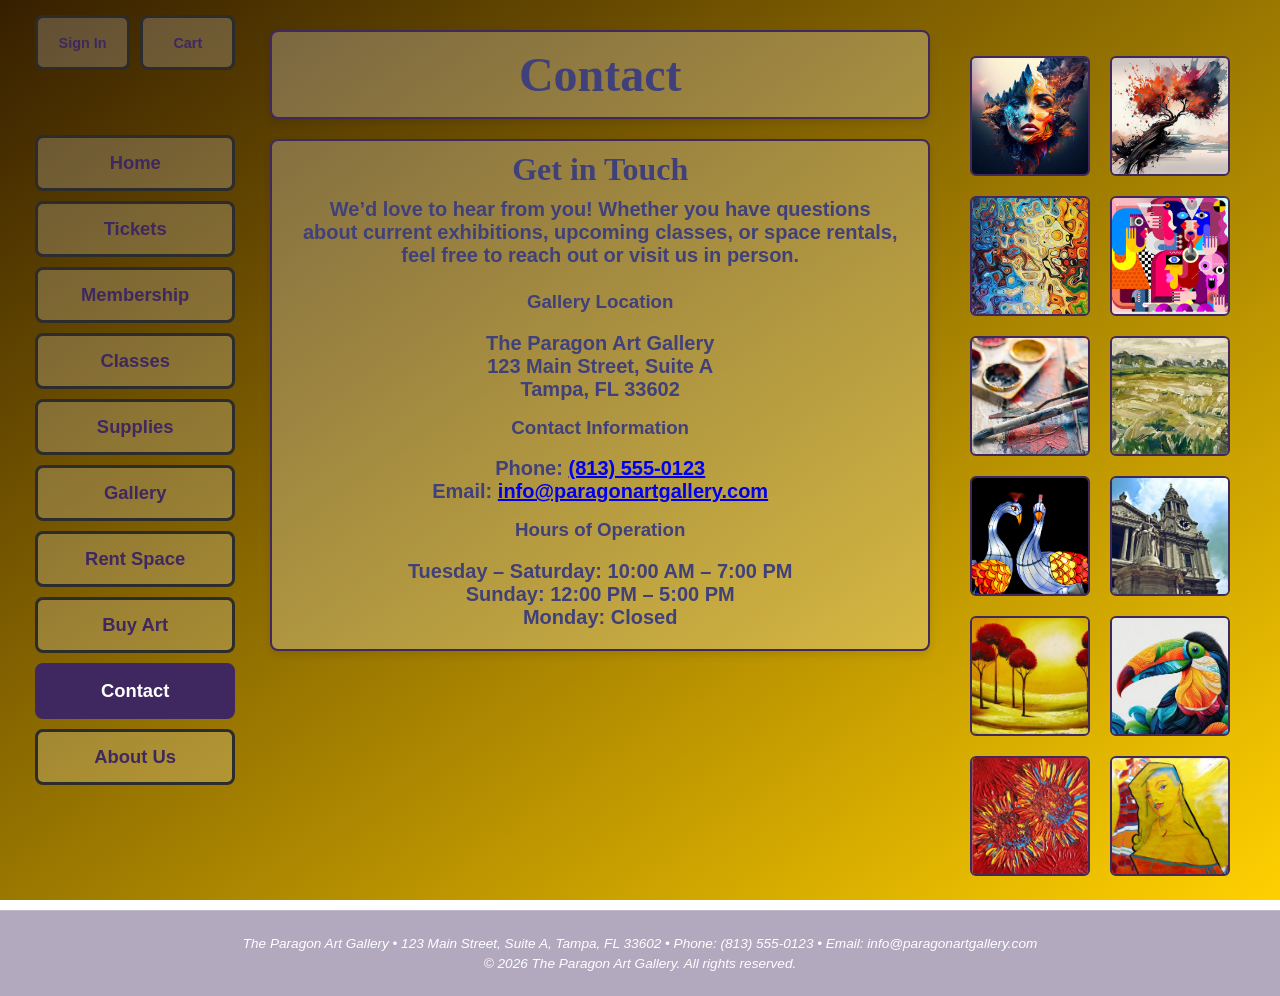
<file: contact.html>
<!DOCTYPE html>
<html lang="en">
    <head>
        <meta charset="UTF-8">
        <title>Contact</title>
        <meta name="viewport" content="width=device-width, initial-scale=1">
        <link rel="stylesheet" href="TheParagon.css">
    </head>
<body>

<div class="page-container">

<!-- COLUMN 1: NAVIGATION -->
<nav class="sidebar-nav">
  <button class="menu-toggle" aria-label="Toggle navigation">
    &#9776; Menu
  </button>

  <div class="nav-content">
    <div class="user-actions">
      <a href="signin.html" class="btn-action">Sign In</a>
      <a href="cart.html" class="btn-action">Cart</a>
    </div>

    <ul class="nav-links">
      <li><a href="index.html">Home</a></li>
      <li><a href="tickets.html">Tickets</a></li>
      <li><a href="membership.html">Membership</a></li>
      <li><a href="classes.html">Classes</a></li>
      <li><a href="supplies.html">Supplies</a></li>
      <li><a href="gallery.html">Gallery</a></li>
      <li><a href="rentspace.html">Rent Space</a></li>
      <li><a href="buyart.html">Buy Art</a></li>
      <li><a href="contact.html" class="active">Contact</a></li>
      <li><a href="aboutus.html">About Us</a></li>
    </ul>
  </div>
</nav>

<!-- COLUMN 2: MAIN CONTENT -->
<main class="content">
    <div class="header-box">
        <h1>Contact</h1>
    </div>

    <div class="text-box">
        <h2>Get in Touch</h2>
        <p>We’d love to hear from you! Whether you have questions about current exhibitions, upcoming classes, or space rentals, feel free to reach out or visit us in person.</p>
        
        <div class="contact-details" style="margin-top: 1.5rem;">
            <h3>Gallery Location</h3>
            <p>
                <strong>The Paragon Art Gallery</strong><br>
                123 Main Street, Suite A<br>
                Tampa, FL 33602
            </p>

            <h3 style="margin-top: 1rem;">Contact Information</h3>
            <p>
                <strong>Phone:</strong> <a href="tel:8135550123">(813) 555-0123</a><br>
                <strong>Email:</strong> <a href="mailto:info@paragonartgallery.com">info@paragonartgallery.com</a>
            </p>

            <h3 style="margin-top: 1rem;">Hours of Operation</h3>
            <p>
                <strong>Tuesday – Saturday:</strong> 10:00 AM – 7:00 PM<br>
                <strong>Sunday:</strong> 12:00 PM – 5:00 PM<br>
                <strong>Monday:</strong> Closed
            </p>
        </div>
    </div>
</main>

<!-- COLUMN 3: THUMBNAIL GALLERY -->
<aside class="gallery-sidebar">
  <img src="face.jpg" alt="Artwork with realistic female face shape but the edges blend into scenes of nature.">
  <img src="tree.jpg" alt="Artwork depicting a prominent tree shape with wavy lines, brown trunk, orange leaves, and subdued background.">
  <img src="rainbow.jpg" alt="A muddled face shape inside of what looks like a droplet covered window with a rainbow color scheme.">
  <img src="abstract.jpg" alt="Artwork with bright geometric shapes and abstract faces using a complementary color scheme.">
  <img src="materials.jpg" alt="An image of a paintbrush, paint knife, and paints on paint-stained wood.">
  <img src="field.jpg" alt="Artwork depicting a dull, subdued colored field with broad brush strokes showing green/yellow foliage and gray sky.">
  <img src="bird.jpg" alt="Artwork depicting two peacock-looking birds with bright yellow/red feathers in stained-glass style.">
  <img src="building.jpg" alt="Artwork depicting an historic building with clocktower segment and stone statue in front.">
  <img src="redtree.jpg" alt="Artwork depicting seven round-topped trees on a yellow background with white sun in the center.">
  <img src="toucan.jpg" alt="Artwork depicting a toucan bird with brightly colored segments and unusual patterns.">
  <img src="flower.jpg" alt="Artwork depicting two flowers with blue and yellow radial petals on a red background.">
  <img src="woman.jpg" alt="Artwork of a woman with yellow skin, yellow background, red dress, and angular lines.">
</aside>

<footer class="studio">
    <p>The Paragon Art Gallery &bull; 123 Main Street, Suite A, Tampa, FL 33602 &bull; Phone: (813) 555-0123 &bull; Email: info@paragonartgallery.com</p>
    <p>&copy; 2026 The Paragon Art Gallery. All rights reserved.</p>
</footer>

</div> <!-- End .page-container -->

<!-- CONSOLIDATED JAVASCRIPT -->
<script>
  document.addEventListener('DOMContentLoaded', () => {
    
    // 1. Mobile Menu Toggle
    const menuToggle = document.querySelector('.menu-toggle');
    const navContent = document.querySelector('.nav-content');

    if (menuToggle && navContent) {
      menuToggle.addEventListener('click', () => {
        navContent.classList.toggle('is-open');
      });
    }

    // 2. Thumbnail Gallery Expansion
    const galleryImages = document.querySelectorAll('.gallery-sidebar img');

    galleryImages.forEach(img => {
      img.addEventListener('click', (e) => {
        e.stopPropagation();
        const isExpanded = img.classList.contains('expanded');
        galleryImages.forEach(i => i.classList.remove('expanded'));
        if (!isExpanded) {
          img.classList.add('expanded');
        }
      });
    });

    document.addEventListener('click', () => {
      galleryImages.forEach(i => i.classList.remove('expanded'));
    });

  });
</script>

</body>
</html>
</file>
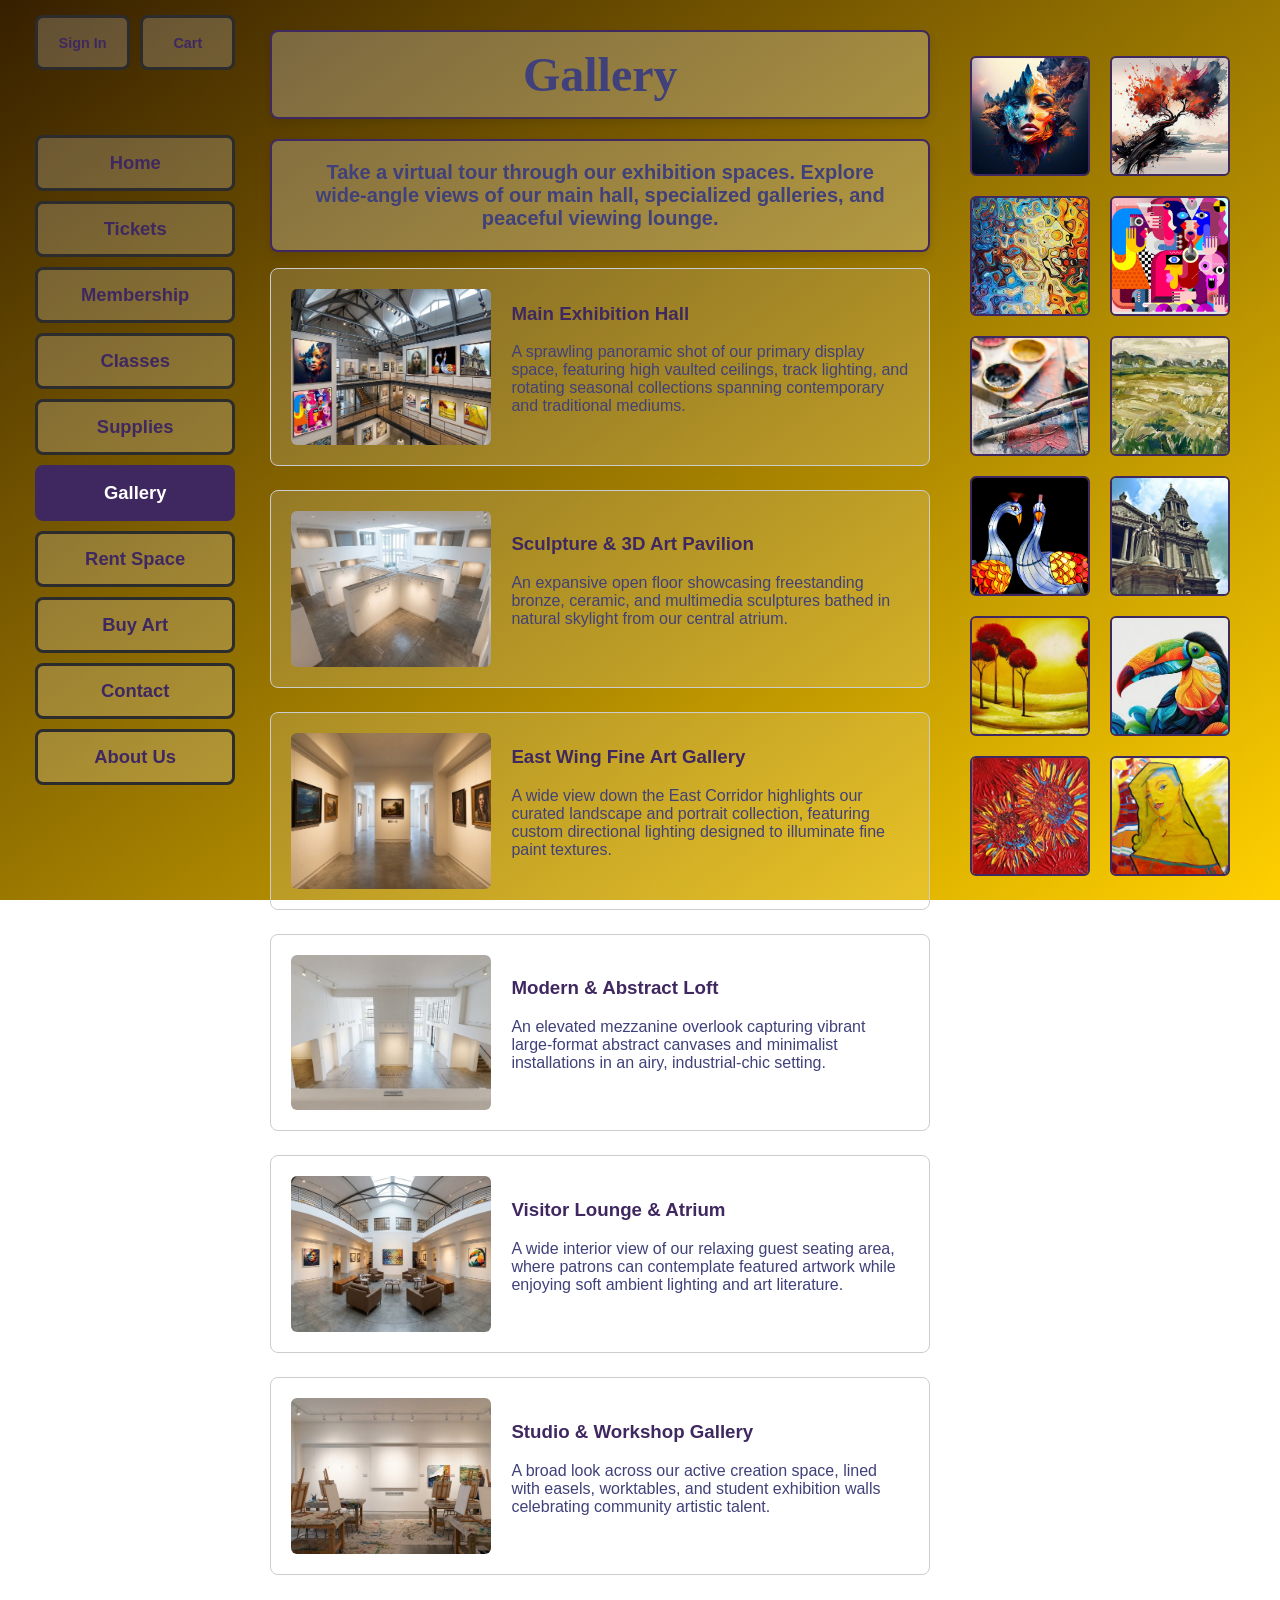
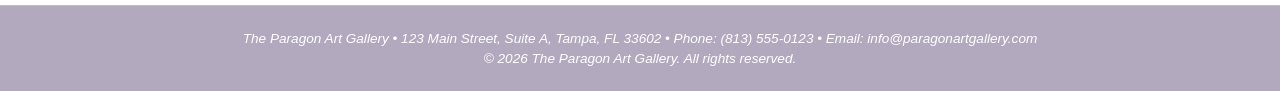
<file: gallery.html>
<!DOCTYPE html>
<html lang="en">
<head>
  <meta charset="UTF-8">
  <title>Gallery | The Paragon Art Gallery</title>
  <meta name="viewport" content="width=device-width, initial-scale=1">
  <meta name="description" content="Take a virtual tour through The Paragon Art Gallery exhibition spaces and view our curated artwork collections.">
  <link rel="stylesheet" href="TheParagon.css">
</head>
<body>

<div class="page-container">

  <!-- COLUMN 1: NAVIGATION -->
  <nav class="sidebar-nav">
    <button class="menu-toggle" aria-label="Toggle navigation">
      &#9776; Menu
    </button>

    <div class="nav-content">
      <div class="user-actions">
        <a href="signin.html" class="btn-action">Sign In</a>
        <a href="cart.html" class="btn-action">Cart</a>
      </div>

      <ul class="nav-links">
        <li><a href="index.html">Home</a></li>
        <li><a href="tickets.html">Tickets</a></li>
        <li><a href="membership.html">Membership</a></li>
        <li><a href="classes.html">Classes</a></li>
        <li><a href="supplies.html">Supplies</a></li>
        <li><a href="gallery.html" class="active">Gallery</a></li>
        <li><a href="rentspace.html">Rent Space</a></li>
        <li><a href="buyart.html">Buy Art</a></li>
        <li><a href="contact.html">Contact</a></li>
        <li><a href="aboutus.html">About Us</a></li>
      </ul>
    </div>
  </nav>

  <!-- COLUMN 2: MAIN CONTENT -->
  <main class="content">
    <div class="header-box">
      <h1>Gallery</h1>
    </div>

    <div class="text-box">
      <p>Take a virtual tour through our exhibition spaces. Explore wide-angle views of our main hall, specialized galleries, and peaceful viewing lounge.</p>
    </div>

    <!-- GALLERY SECTIONS CONTAINER -->
    <div class="gallery-views-list">
      
      <!-- Section 1 -->
      <div class="gallery-card">
        <img src="Main Exhibition Hall.jpg" alt="Wide-angle view of the Main Exhibition Hall">
        <div class="gallery-card-info">
          <h3>Main Exhibition Hall</h3>
          <p>A sprawling panoramic shot of our primary display space, featuring high vaulted ceilings, track lighting, and rotating seasonal collections spanning contemporary and traditional mediums.</p>
        </div>
      </div>

      <!-- Section 2 -->
      <div class="gallery-card">
        <img src="Sculpture and 3D.jpg" alt="Wide-angle view of the Sculpture Pavilion">
        <div class="gallery-card-info">
          <h3>Sculpture &amp; 3D Art Pavilion</h3>
          <p>An expansive open floor showcasing freestanding bronze, ceramic, and multimedia sculptures bathed in natural skylight from our central atrium.</p>
        </div>
      </div>

      <!-- Section 3 -->
      <div class="gallery-card">
        <img src="East Wing Fine Art.jpg" alt="Wide-angle view of the East Wing Impressionist Wing">
        <div class="gallery-card-info">
          <h3>East Wing Fine Art Gallery</h3>
          <p>A wide view down the East Corridor highlights our curated landscape and portrait collection, featuring custom directional lighting designed to illuminate fine paint textures.</p>
        </div>
      </div>

      <!-- Section 4 -->
      <div class="gallery-card">
        <img src="Modern and Abstract Loft.jpg" alt="Wide-angle view of the Modern &amp; Abstract Loft">
        <div class="gallery-card-info">
          <h3>Modern &amp; Abstract Loft</h3>
          <p>An elevated mezzanine overlook capturing vibrant large-format abstract canvases and minimalist installations in an airy, industrial-chic setting.</p>
        </div>
      </div>

      <!-- Section 5 -->
      <div class="gallery-card">
        <img src="Visitor Lounge.jpg" alt="Wide-angle view of the Member's Lounge &amp; Reading Nook">
        <div class="gallery-card-info">
          <h3>Visitor Lounge &amp; Atrium</h3>
          <p>A wide interior view of our relaxing guest seating area, where patrons can contemplate featured artwork while enjoying soft ambient lighting and art literature.</p>
        </div>
      </div>

      <!-- Section 6 -->
      <div class="gallery-card">
        <img src="Studio and Workshop.jpg" alt="Wide-angle view of the Studio &amp; Workshop Space">
        <div class="gallery-card-info">
          <h3>Studio &amp; Workshop Gallery</h3>
          <p>A broad look across our active creation space, lined with easels, worktables, and student exhibition walls celebrating community artistic talent.</p>
        </div>
      </div>

    </div>
  </main>

  <!-- COLUMN 3: THUMBNAIL GALLERY -->
  <aside class="gallery-sidebar">
    <img src="face.jpg" alt="Artwork with realistic female face shape but the edges blend into scenes of nature.">
    <img src="tree.jpg" alt="Artwork depicting a prominent tree shape with wavy lines, brown trunk, orange leaves, and subdued background.">
    <img src="rainbow.jpg" alt="A muddled face shape inside of what looks like a droplet covered window with a rainbow color scheme.">
    <img src="abstract.jpg" alt="Artwork with bright geometric shapes and abstract faces using a complementary color scheme.">
    <img src="materials.jpg" alt="An image of a paintbrush, paint knife, and paints on paint-stained wood.">
    <img src="field.jpg" alt="Artwork depicting a dull, subdued colored field with broad brush strokes showing green/yellow foliage and gray sky.">
    <img src="bird.jpg" alt="Artwork depicting two peacock-looking birds with bright yellow/red feathers in stained-glass style.">
    <img src="building.jpg" alt="Artwork depicting an historic building with clocktower segment and stone statue in front.">
    <img src="redtree.jpg" alt="Artwork depicting seven round-topped trees on a yellow background with white sun in the center.">
    <img src="toucan.jpg" alt="Artwork depicting a toucan bird with brightly colored segments and unusual patterns.">
    <img src="flower.jpg" alt="Artwork depicting two flowers with blue and yellow radial petals on a red background.">
    <img src="woman.jpg" alt="Artwork of a woman with yellow skin, yellow background, red dress, and angular lines.">
  </aside>

</div> <!-- End .page-container -->

<footer class="studio">
  <p>The Paragon Art Gallery &bull; 123 Main Street, Suite A, Tampa, FL 33602 &bull; Phone: (813) 555-0123 &bull; Email: info@paragonartgallery.com</p>
  <p>&copy; 2026 The Paragon Art Gallery. All rights reserved.</p>
</footer>

<!-- CONSOLIDATED JAVASCRIPT -->
<script>
  // Helper function: Add item to localStorage cart
  function addToCart(newItem) {
    const cart = JSON.parse(localStorage.getItem('paragonCart')) || [];
    
    const existingItem = cart.find(item => item.name === newItem.name);
    if (existingItem) {
      existingItem.quantity += newItem.quantity || 1;
    } else {
      cart.push({
        name: newItem.name,
        price: newItem.price,
        quantity: newItem.quantity || 1,
        details: newItem.details || ''
      });
    }
    
    localStorage.setItem('paragonCart', JSON.stringify(cart));
    alert(`${newItem.name} has been added to your cart.`);
  }

  // Event Listeners
  document.addEventListener('DOMContentLoaded', () => {
    
    // 1. Mobile Menu Toggle
    const menuToggle = document.querySelector('.menu-toggle');
    const navContent = document.querySelector('.nav-content');

    if (menuToggle && navContent) {
      menuToggle.addEventListener('click', () => {
        navContent.classList.toggle('is-open');
      });
    }

    // 2. Add to Cart Listeners
    const cartButtons = document.querySelectorAll('.add-to-cart-btn');

    cartButtons.forEach(button => {
      button.addEventListener('click', () => {
        const name = button.getAttribute('data-name');
        const price = parseFloat(button.getAttribute('data-price'));
        const details = button.getAttribute('data-details') || '';

        addToCart({
          name: name,
          price: price,
          quantity: 1,
          details: details
        });
      });
    });

    // 3. Image Expansion (Sidebar + Gallery Page Content)
    const galleryImages = document.querySelectorAll(
      '.gallery-sidebar img, .rent-space-list img, .art-card img, .gallery-views-list img, .gallery-card img'
    );

    galleryImages.forEach(img => {
      img.addEventListener('click', (e) => {
        e.stopPropagation();
        const isExpanded = img.classList.contains('expanded');
        galleryImages.forEach(i => i.classList.remove('expanded'));
        if (!isExpanded) {
          img.classList.add('expanded');
        }
      });
    });

    document.addEventListener('click', () => {
      galleryImages.forEach(i => i.classList.remove('expanded'));
    });

  });
</script>

</body>
</html>
</file>
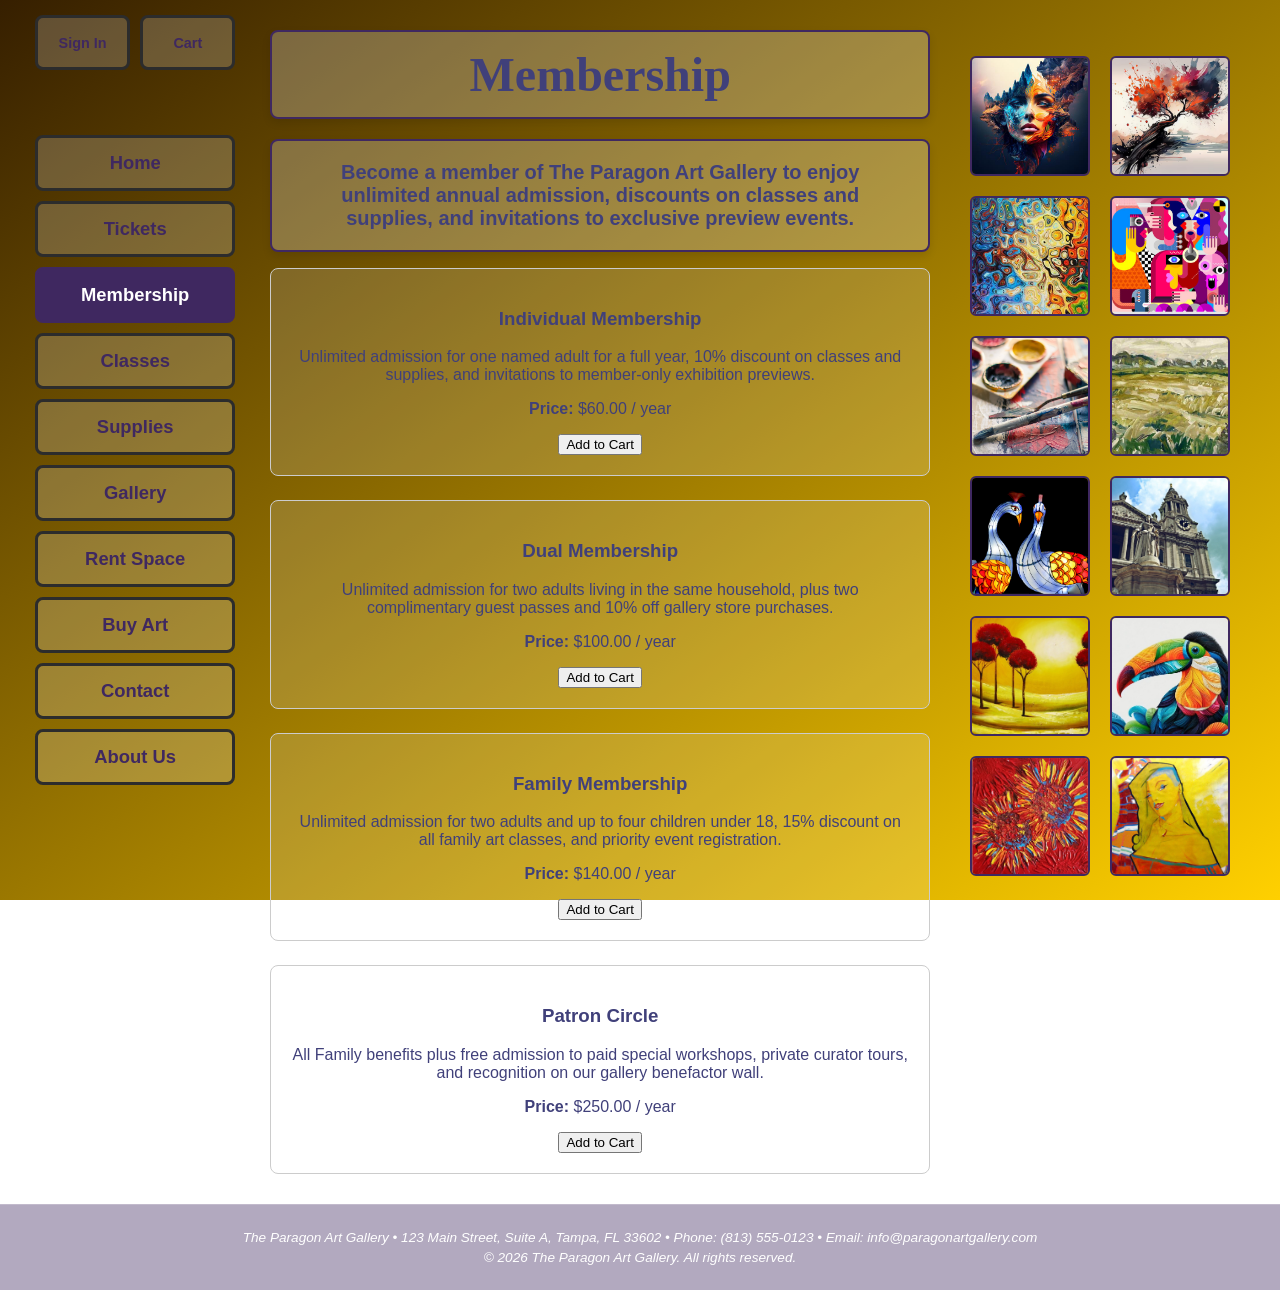
<file: membership.html>
<!DOCTYPE html>
<html lang="en">
    <head>
        <meta charset="UTF-8">
        <title>Membership</title>
        <meta name="viewport" content="width=device-width, initial-scale=1">
        <link rel="stylesheet" href="TheParagon.css">
    </head>
<body>

<div class="page-container">

<!-- COLUMN 1: NAVIGATION -->
<nav class="sidebar-nav">
  <button class="menu-toggle" aria-label="Toggle navigation">
    &#9776; Menu
  </button>

  <div class="nav-content">
    <div class="user-actions">
      <a href="signin.html" class="btn-action">Sign In</a>
      <a href="cart.html" class="btn-action">Cart</a>
    </div>

    <ul class="nav-links">
      <li><a href="index.html">Home</a></li>
      <li><a href="tickets.html">Tickets</a></li>
      <li><a href="membership.html" class="active">Membership</a></li>
      <li><a href="classes.html">Classes</a></li>
      <li><a href="supplies.html">Supplies</a></li>
      <li><a href="gallery.html">Gallery</a></li>
      <li><a href="rentspace.html">Rent Space</a></li>
      <li><a href="buyart.html">Buy Art</a></li>
      <li><a href="contact.html">Contact</a></li>
      <li><a href="aboutus.html">About Us</a></li>
    </ul>
  </div>
</nav>

<!-- COLUMN 2: MAIN CONTENT -->
<main class="content">
    <div class="header-box">
        <h1>Membership</h1>
    </div>

    <div class="text-box">
        <p>Become a member of The Paragon Art Gallery to enjoy unlimited annual admission, discounts on classes and supplies, and invitations to exclusive preview events.</p>
    </div>

    <!-- MEMBERSHIP OPTIONS CONTAINER -->
    <div class="membership-list" style="display: flex; flex-direction: column; gap: 1.5rem; margin-top: 1rem;">
      
      <!-- Tier 1 -->
      <div class="membership-card" style="border: 1px solid #ccc; padding: 1.25rem; border-radius: 8px; background-color: rgba(255,255,255,0.15);">
        <h3>Individual Membership</h3>
        <p>Unlimited admission for one named adult for a full year, 10% discount on classes and supplies, and invitations to member-only exhibition previews.</p>
        <p><strong>Price:</strong> $60.00 / year</p>
        <button class="add-to-cart-btn" 
            data-name="Individual Membership" 
            data-price="60.00" 
            data-details="1 Year Membership for 1 Adult">
           Add to Cart
        </button>
      </div>

      <!-- Tier 2 -->
      <div class="membership-card" style="border: 1px solid #ccc; padding: 1.25rem; border-radius: 8px; background-color: rgba(255,255,255,0.15);">
        <h3>Dual Membership</h3>
        <p>Unlimited admission for two adults living in the same household, plus two complimentary guest passes and 10% off gallery store purchases.</p>
        <p><strong>Price:</strong> $100.00 / year</p>
        <button class="add-to-cart-btn" 
            data-name="Dual Membership" 
            data-price="100.00" 
            data-details="1 Year Membership for 2 Adults">
           Add to Cart
        </button>
      </div>

      <!-- Tier 3 -->
      <div class="membership-card" style="border: 1px solid #ccc; padding: 1.25rem; border-radius: 8px; background-color: rgba(255,255,255,0.15);">
        <h3>Family Membership</h3>
        <p>Unlimited admission for two adults and up to four children under 18, 15% discount on all family art classes, and priority event registration.</p>
        <p><strong>Price:</strong> $140.00 / year</p>
        <button class="add-to-cart-btn" 
            data-name="Family Membership" 
            data-price="140.00" 
            data-details="1 Year Membership for Family (2 Adults + Children)">
           Add to Cart
        </button>
      </div>

      <!-- Tier 4 -->
      <div class="membership-card" style="border: 1px solid #ccc; padding: 1.25rem; border-radius: 8px; background-color: rgba(255,255,255,0.15);">
        <h3>Patron Circle</h3>
        <p>All Family benefits plus free admission to paid special workshops, private curator tours, and recognition on our gallery benefactor wall.</p>
        <p><strong>Price:</strong> $250.00 / year</p>
        <button class="add-to-cart-btn" 
            data-name="Patron Circle Membership" 
            data-price="250.00" 
            data-details="1 Year VIP Patron Membership">
           Add to Cart
        </button>
      </div>

    </div>
</main>

<!-- COLUMN 3: THUMBNAIL GALLERY -->
<aside class="gallery-sidebar">
  <img src="face.jpg" alt="Artwork with realistic female face shape but the edges blend into scenes of nature.">
  <img src="tree.jpg" alt="Artwork depicting a prominent tree shape with wavy lines, brown trunk, orange leaves, and subdued background.">
  <img src="rainbow.jpg" alt="A muddled face shape inside of what looks like a droplet covered window with a rainbow color scheme.">
  <img src="abstract.jpg" alt="Artwork with bright geometric shapes and abstract faces using a complementary color scheme.">
  <img src="materials.jpg" alt="An image of a paintbrush, paint knife, and paints on paint-stained wood.">
  <img src="field.jpg" alt="Artwork depicting a dull, subdued colored field with broad brush strokes showing green/yellow foliage and gray sky.">
  <img src="bird.jpg" alt="Artwork depicting two peacock-looking birds with bright yellow/red feathers in stained-glass style.">
  <img src="building.jpg" alt="Artwork depicting an historic building with clocktower segment and stone statue in front.">
  <img src="redtree.jpg" alt="Artwork depicting seven round-topped trees on a yellow background with white sun in the center.">
  <img src="toucan.jpg" alt="Artwork depicting a toucan bird with brightly colored segments and unusual patterns.">
  <img src="flower.jpg" alt="Artwork depicting two flowers with blue and yellow radial petals on a red background.">
  <img src="woman.jpg" alt="Artwork of a woman with yellow skin, yellow background, red dress, and angular lines.">
</aside>

<footer class="studio">
    <p>The Paragon Art Gallery &bull; 123 Main Street, Suite A, Tampa, FL 33602 &bull; Phone: (813) 555-0123 &bull; Email: info@paragonartgallery.com</p>
    <p>&copy; 2026 The Paragon Art Gallery. All rights reserved.</p>
</footer>

</div> <!-- End .page-container -->

<!-- CONSOLIDATED JAVASCRIPT -->
<script>
  // Helper function: Add item to localStorage cart
  function addToCart(newItem) {
    const cart = JSON.parse(localStorage.getItem('paragonCart')) || [];
    
    const existingItem = cart.find(item => item.name === newItem.name);
    if (existingItem) {
      existingItem.quantity += newItem.quantity || 1;
    } else {
      cart.push({
        name: newItem.name,
        price: newItem.price,
        quantity: newItem.quantity || 1,
        details: newItem.details || ''
      });
    }
    
    localStorage.setItem('paragonCart', JSON.stringify(cart));
    alert(`${newItem.name} has been added to your cart.`);
  }

  // Event Listeners
  document.addEventListener('DOMContentLoaded', () => {
    
    // 1. Mobile Menu Toggle
    const menuToggle = document.querySelector('.menu-toggle');
    const navContent = document.querySelector('.nav-content');

    if (menuToggle && navContent) {
      menuToggle.addEventListener('click', () => {
        navContent.classList.toggle('is-open');
      });
    }

    // 2. Add to Cart Listeners
    const cartButtons = document.querySelectorAll('.add-to-cart-btn');

    cartButtons.forEach(button => {
      button.addEventListener('click', () => {
        const name = button.getAttribute('data-name');
        const price = parseFloat(button.getAttribute('data-price'));
        const details = button.getAttribute('data-details') || '';

        addToCart({
          name: name,
          price: price,
          quantity: 1,
          details: details
        });
      });
    });

    // 3. Thumbnail Gallery Expansion
    const galleryImages = document.querySelectorAll('.gallery-sidebar img');

    galleryImages.forEach(img => {
      img.addEventListener('click', (e) => {
        e.stopPropagation();
        const isExpanded = img.classList.contains('expanded');
        galleryImages.forEach(i => i.classList.remove('expanded'));
        if (!isExpanded) {
          img.classList.add('expanded');
        }
      });
    });

    document.addEventListener('click', () => {
      galleryImages.forEach(i => i.classList.remove('expanded'));
    });

  });
</script>

</body>
</html>
</file>
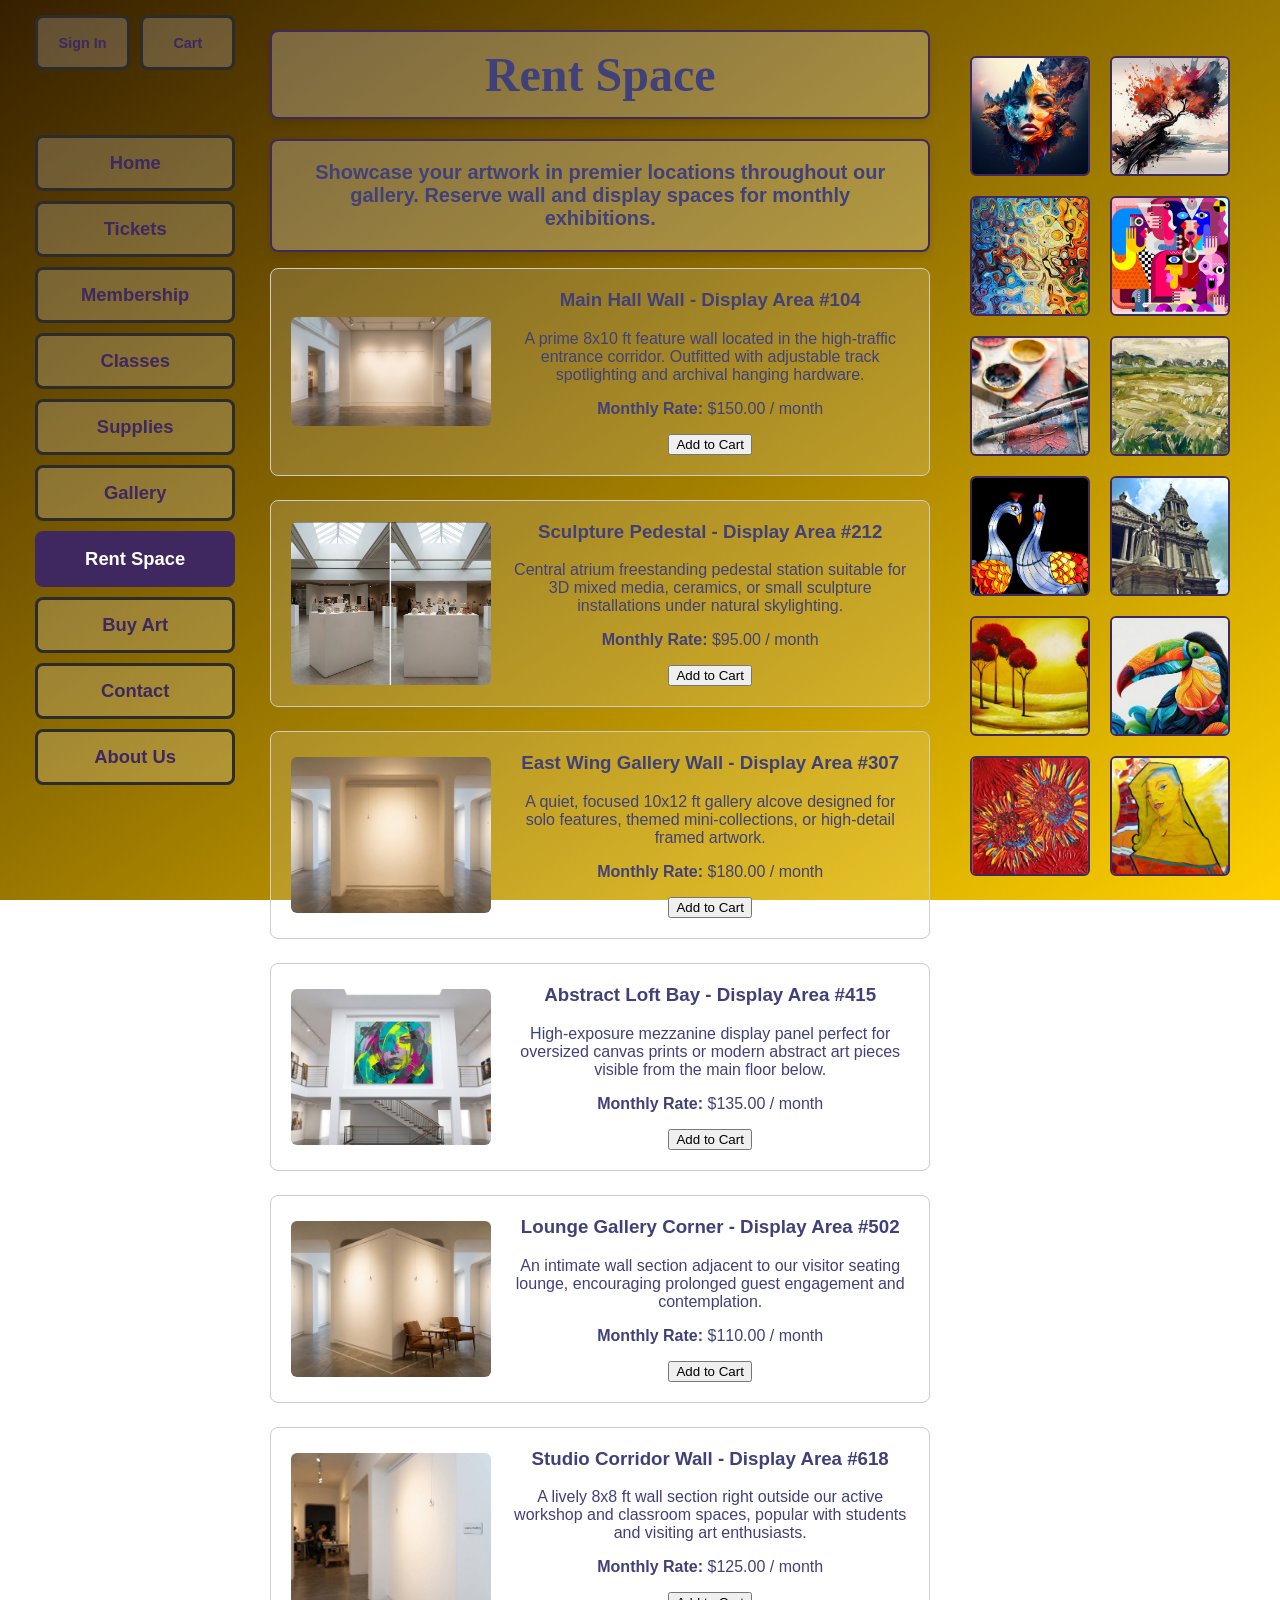
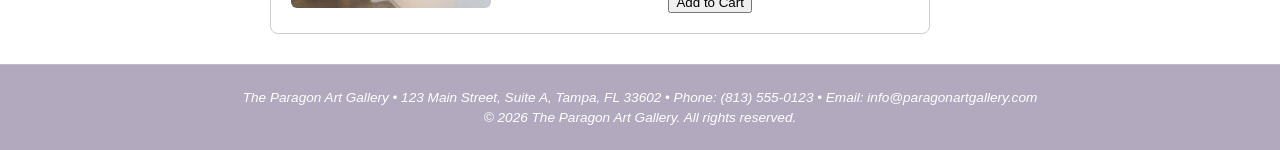
<file: rentspace.html>
<!DOCTYPE html>
<html lang="en">
    <head>
        <meta charset="UTF-8">
        <title>Rent Space</title>
        <meta name="viewport" content="width=device-width, initial-scale=1">
        <link rel="stylesheet" href="TheParagon.css">
    </head>
<body>

<div class="page-container">

<!-- COLUMN 1: NAVIGATION -->
<nav class="sidebar-nav">
  <button class="menu-toggle" aria-label="Toggle navigation">
    &#9776; Menu
  </button>

  <div class="nav-content">
    <div class="user-actions">
      <a href="signin.html" class="btn-action">Sign In</a>
      <a href="cart.html" class="btn-action">Cart</a>
    </div>

    <ul class="nav-links">
      <li><a href="index.html">Home</a></li>
      <li><a href="tickets.html">Tickets</a></li>
      <li><a href="membership.html">Membership</a></li>
      <li><a href="classes.html">Classes</a></li>
      <li><a href="supplies.html">Supplies</a></li>
      <li><a href="gallery.html">Gallery</a></li>
      <li><a href="rentspace.html" class="active">Rent Space</a></li>
      <li><a href="buyart.html">Buy Art</a></li>
      <li><a href="contact.html">Contact</a></li>
      <li><a href="aboutus.html">About Us</a></li>
    </ul>
  </div>
</nav>

<!-- COLUMN 2: MAIN CONTENT -->
<main class="content">
    <div class="header-box">
        <h1>Rent Space</h1>
    </div>

    <div class="text-box">
        <p>Showcase your artwork in premier locations throughout our gallery. Reserve wall and display spaces for monthly exhibitions.</p>
    </div>

    <!-- RENTAL SECTIONS CONTAINER -->
    <div class="rent-space-list" style="display: flex; flex-direction: column; gap: 1.5rem; margin-top: 1rem;">
      
      <!-- Space 1 -->
      <div class="rent-card" style="border: 1px solid #ccc; padding: 1.25rem; border-radius: 8px; background-color: rgba(255,255,255,0.15); display: flex; gap: 1.25rem; align-items: center; flex-wrap: wrap;">
        <img src="Area104.jpg" alt="Display Area 104" style="max-width: 200px; width: 100%; height: auto; border-radius: 6px; object-fit: cover;">
        <div style="flex: 1; min-width: 220px;">
          <h3 style="margin-top: 0;">Main Hall Wall - Display Area #104</h3>
          <p>A prime 8x10 ft feature wall located in the high-traffic entrance corridor. Outfitted with adjustable track spotlighting and archival hanging hardware.</p>
          <p><strong>Monthly Rate:</strong> $150.00 / month</p>
          <button class="add-to-cart-btn" 
              data-name="Wall Space Rental - Display Area #104" 
              data-price="150.00" 
              data-details="Main Hall (8x10 ft)">
             Add to Cart
          </button>
        </div>
      </div>

      <!-- Space 2 -->
      <div class="rent-card" style="border: 1px solid #ccc; padding: 1.25rem; border-radius: 8px; background-color: rgba(255,255,255,0.15); display: flex; gap: 1.25rem; align-items: center; flex-wrap: wrap;">
        <img src="Area212.jpg" alt="Display Area 212" style="max-width: 200px; width: 100%; height: auto; border-radius: 6px; object-fit: cover;">
        <div style="flex: 1; min-width: 220px;">
          <h3 style="margin-top: 0;">Sculpture Pedestal - Display Area #212</h3>
          <p>Central atrium freestanding pedestal station suitable for 3D mixed media, ceramics, or small sculpture installations under natural skylighting.</p>
          <p><strong>Monthly Rate:</strong> $95.00 / month</p>
          <button class="add-to-cart-btn" 
              data-name="Pedestal Rental - Display Area #212" 
              data-price="95.00" 
              data-details="Sculpture Atrium (Freestanding Pedestal)">
             Add to Cart
          </button>
        </div>
      </div>

      <!-- Space 3 -->
      <div class="rent-card" style="border: 1px solid #ccc; padding: 1.25rem; border-radius: 8px; background-color: rgba(255,255,255,0.15); display: flex; gap: 1.25rem; align-items: center; flex-wrap: wrap;">
        <img src="Area307.jpg" alt="Display Area 307" style="max-width: 200px; width: 100%; height: auto; border-radius: 6px; object-fit: cover;">
        <div style="flex: 1; min-width: 220px;">
          <h3 style="margin-top: 0;">East Wing Gallery Wall - Display Area #307</h3>
          <p>A quiet, focused 10x12 ft gallery alcove designed for solo features, themed mini-collections, or high-detail framed artwork.</p>
          <p><strong>Monthly Rate:</strong> $180.00 / month</p>
          <button class="add-to-cart-btn" 
              data-name="Wall Space Rental - Display Area #307" 
              data-price="180.00" 
              data-details="East Wing Alcove (10x12 ft)">
             Add to Cart
          </button>
        </div>
      </div>

      <!-- Space 4 -->
      <div class="rent-card" style="border: 1px solid #ccc; padding: 1.25rem; border-radius: 8px; background-color: rgba(255,255,255,0.15); display: flex; gap: 1.25rem; align-items: center; flex-wrap: wrap;">
        <img src="Area415.jpg" alt="Display Area 415" style="max-width: 200px; width: 100%; height: auto; border-radius: 6px; object-fit: cover;">
        <div style="flex: 1; min-width: 220px;">
          <h3 style="margin-top: 0;">Abstract Loft Bay - Display Area #415</h3>
          <p>High-exposure mezzanine display panel perfect for oversized canvas prints or modern abstract art pieces visible from the main floor below.</p>
          <p><strong>Monthly Rate:</strong> $135.00 / month</p>
          <button class="add-to-cart-btn" 
              data-name="Loft Bay Rental - Display Area #415" 
              data-price="135.00" 
              data-details="Modern Loft Bay (12x8 ft)">
             Add to Cart
          </button>
        </div>
      </div>

      <!-- Space 5 -->
      <div class="rent-card" style="border: 1px solid #ccc; padding: 1.25rem; border-radius: 8px; background-color: rgba(255,255,255,0.15); display: flex; gap: 1.25rem; align-items: center; flex-wrap: wrap;">
        <img src="Area502.jpg" alt="Display Area 502" style="max-width: 200px; width: 100%; height: auto; border-radius: 6px; object-fit: cover;">
        <div style="flex: 1; min-width: 220px;">
          <h3 style="margin-top: 0;">Lounge Gallery Corner - Display Area #502</h3>
          <p>An intimate wall section adjacent to our visitor seating lounge, encouraging prolonged guest engagement and contemplation.</p>
          <p><strong>Monthly Rate:</strong> $110.00 / month</p>
          <button class="add-to-cart-btn" 
              data-name="Lounge Wall Rental - Display Area #502" 
              data-price="110.00" 
              data-details="Visitor Lounge Corner (6x8 ft)">
             Add to Cart
          </button>
        </div>
      </div>

      <!-- Space 6 -->
      <div class="rent-card" style="border: 1px solid #ccc; padding: 1.25rem; border-radius: 8px; background-color: rgba(255,255,255,0.15); display: flex; gap: 1.25rem; align-items: center; flex-wrap: wrap;">
        <img src="Area618.jpg" alt="Display Area 618" style="max-width: 200px; width: 100%; height: auto; border-radius: 6px; object-fit: cover;">
        <div style="flex: 1; min-width: 220px;">
          <h3 style="margin-top: 0;">Studio Corridor Wall - Display Area #618</h3>
          <p>A lively 8x8 ft wall section right outside our active workshop and classroom spaces, popular with students and visiting art enthusiasts.</p>
          <p><strong>Monthly Rate:</strong> $125.00 / month</p>
          <button class="add-to-cart-btn" 
              data-name="Corridor Wall Rental - Display Area #618" 
              data-price="125.00" 
              data-details="Studio Corridor Wall (8x8 ft)">
             Add to Cart
          </button>
        </div>
      </div>

    </div>
</main>

<!-- COLUMN 3: THUMBNAIL GALLERY -->
<aside class="gallery-sidebar">
  <img src="face.jpg" alt="Artwork with realistic female face shape but the edges blend into scenes of nature.">
  <img src="tree.jpg" alt="Artwork depicting a prominent tree shape with wavy lines, brown trunk, orange leaves, and subdued background.">
  <img src="rainbow.jpg" alt="A muddled face shape inside of what looks like a droplet covered window with a rainbow color scheme.">
  <img src="abstract.jpg" alt="Artwork with bright geometric shapes and abstract faces using a complementary color scheme.">
  <img src="materials.jpg" alt="An image of a paintbrush, paint knife, and paints on paint-stained wood.">
  <img src="field.jpg" alt="Artwork depicting a dull, subdued colored field with broad brush strokes showing green/yellow foliage and gray sky.">
  <img src="bird.jpg" alt="Artwork depicting two peacock-looking birds with bright yellow/red feathers in stained-glass style.">
  <img src="building.jpg" alt="Artwork depicting an historic building with clocktower segment and stone statue in front.">
  <img src="redtree.jpg" alt="Artwork depicting seven round-topped trees on a yellow background with white sun in the center.">
  <img src="toucan.jpg" alt="Artwork depicting a toucan bird with brightly colored segments and unusual patterns.">
  <img src="flower.jpg" alt="Artwork depicting two flowers with blue and yellow radial petals on a red background.">
  <img src="woman.jpg" alt="Artwork of a woman with yellow skin, yellow background, red dress, and angular lines.">
</aside>

<footer class="studio">
    <p>The Paragon Art Gallery &bull; 123 Main Street, Suite A, Tampa, FL 33602 &bull; Phone: (813) 555-0123 &bull; Email: info@paragonartgallery.com</p>
    <p>&copy; 2026 The Paragon Art Gallery. All rights reserved.</p>
</footer>

</div> <!-- End .page-container -->

<!-- CONSOLIDATED JAVASCRIPT -->
<script>
  // Helper function: Add item to localStorage cart
  function addToCart(newItem) {
    const cart = JSON.parse(localStorage.getItem('paragonCart')) || [];
    
    const existingItem = cart.find(item => item.name === newItem.name);
    if (existingItem) {
      existingItem.quantity += newItem.quantity || 1;
    } else {
      cart.push({
        name: newItem.name,
        price: newItem.price,
        quantity: newItem.quantity || 1,
        details: newItem.details || ''
      });
    }
    
    localStorage.setItem('paragonCart', JSON.stringify(cart));
    alert(`${newItem.name} has been added to your cart.`);
  }

  // Event Listeners
  document.addEventListener('DOMContentLoaded', () => {
    
    // 1. Mobile Menu Toggle
    const menuToggle = document.querySelector('.menu-toggle');
    const navContent = document.querySelector('.nav-content');

    if (menuToggle && navContent) {
      menuToggle.addEventListener('click', () => {
        navContent.classList.toggle('is-open');
      });
    }

    // 2. Add to Cart Listeners
    const cartButtons = document.querySelectorAll('.add-to-cart-btn');

    cartButtons.forEach(button => {
      button.addEventListener('click', () => {
        const name = button.getAttribute('data-name');
        const price = parseFloat(button.getAttribute('data-price'));
        const details = button.getAttribute('data-details') || '';

        addToCart({
          name: name,
          price: price,
          quantity: 1,
          details: details
        });
      });
    });

   // 3. Image Expansion (Sidebar + Page Content)
    const galleryImages = document.querySelectorAll(
      '.gallery-sidebar img, .rent-space-list img, .art-card img, .gallery-views-list img, .gallery-card img'
    );

    galleryImages.forEach(img => {
      img.addEventListener('click', (e) => {
        e.stopPropagation();
        const isExpanded = img.classList.contains('expanded');
        galleryImages.forEach(i => i.classList.remove('expanded'));
        if (!isExpanded) {
          img.classList.add('expanded');
        }
      });
    });

    document.addEventListener('click', () => {
      galleryImages.forEach(i => i.classList.remove('expanded'));
    });

  });
</script>

</body>
</html>
</file>
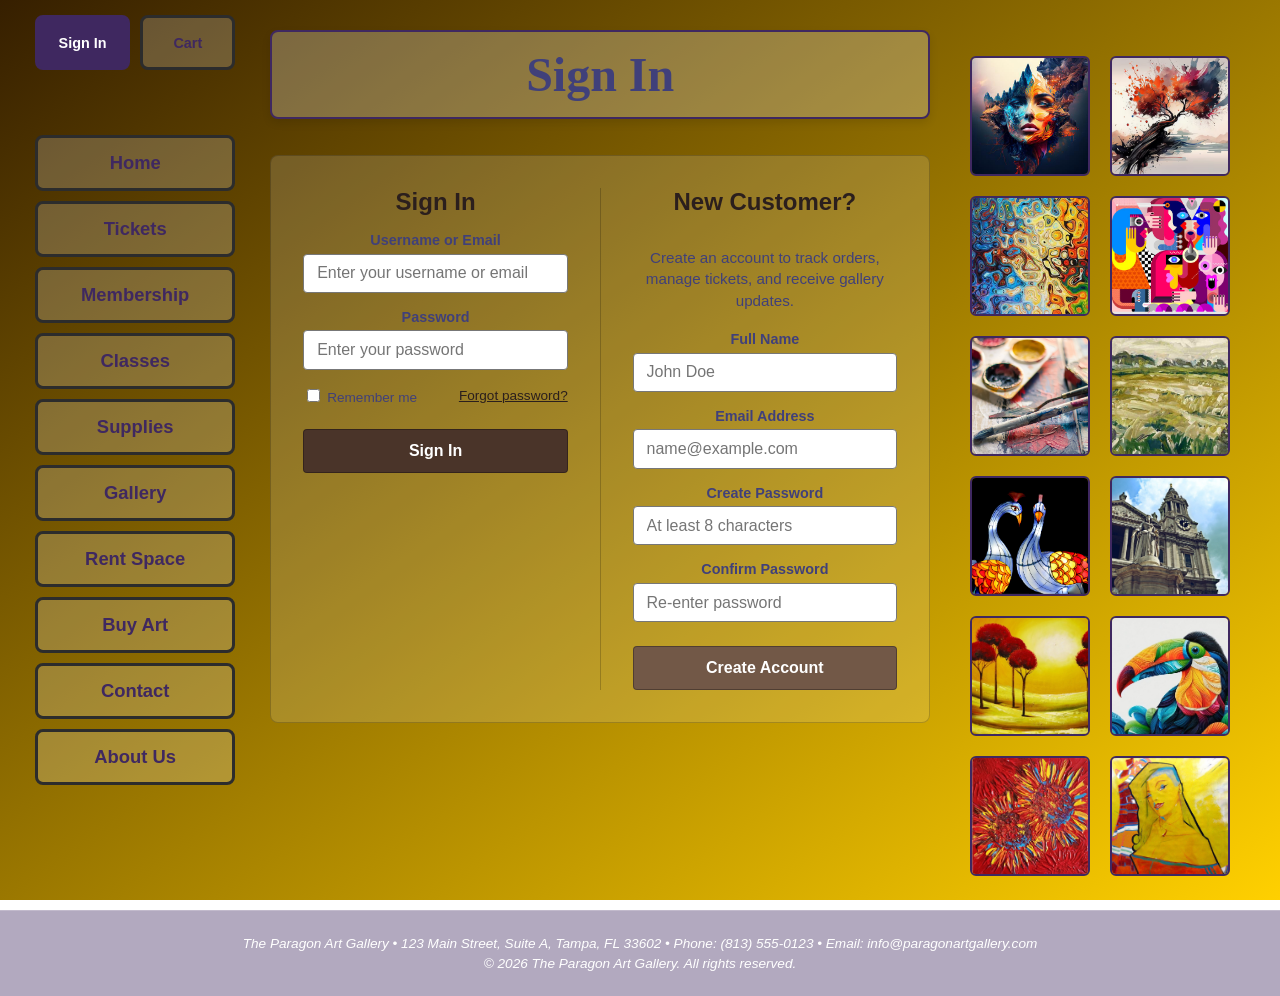
<file: signin.html>
<!DOCTYPE html>
<html lang="en">
    <head>
        <meta charset="UTF-8">
        <title>Sign In</title>
        <meta name="viewport" content="width=device-width, initial-scale=1">
        <link rel="stylesheet" href="TheParagon.css">
    </head>
<body>

<div class="page-container">

<!-- COLUMN 1: NAVIGATION -->
<nav class="sidebar-nav">
  <button class="menu-toggle" aria-label="Toggle navigation">
    &#9776; Menu
  </button>

  <div class="nav-content">
    <div class="user-actions">
      <a href="signin.html" class="btn-action active">Sign In</a>
      <a href="cart.html" class="btn-action">Cart</a>
    </div>

    <ul class="nav-links">
      <li><a href="index.html">Home</a></li>
      <li><a href="tickets.html">Tickets</a></li>
      <li><a href="membership.html">Membership</a></li>
      <li><a href="classes.html">Classes</a></li>
      <li><a href="supplies.html">Supplies</a></li>
      <li><a href="gallery.html">Gallery</a></li>
      <li><a href="rentspace.html">Rent Space</a></li>
      <li><a href="buyart.html">Buy Art</a></li>
      <li><a href="contact.html">Contact</a></li>
      <li><a href="aboutus.html">About Us</a></li>
    </ul>
  </div>
</nav>

<!-- COLUMN 2: MAIN CONTENT -->
<main class="content">
    <div class="header-box">
        <h1>Sign In</h1>
    </div>

    <section class="auth-container">
      <!-- Sign In Form -->
      <div class="auth-box">
        <h2>Sign In</h2>
        <form action="/login" method="POST" class="auth-form">
          <div class="form-group">
            <label for="signin-username">Username or Email</label>
            <input type="text" id="signin-username" name="username" required placeholder="Enter your username or email">
          </div>

          <div class="form-group">
            <label for="signin-password">Password</label>
            <input type="password" id="signin-password" name="password" required placeholder="Enter your password">
          </div>

          <div class="form-actions">
            <label class="remember-me">
              <input type="checkbox" name="remember"> Remember me
            </label>
            <a href="#" class="forgot-link">Forgot password?</a>
          </div>

          <button type="submit" class="btn btn-primary">Sign In</button>
        </form>
      </div>

      <div class="auth-divider"></div>

      <!-- Sign Up Form (New Customers) -->
      <div class="auth-box">
        <h2>New Customer?</h2>
        <p class="signup-intro">Create an account to track orders, manage tickets, and receive gallery updates.</p>
        <form action="/register" method="POST" class="auth-form">
          <div class="form-group">
            <label for="signup-fullname">Full Name</label>
            <input type="text" id="signup-fullname" name="fullname" required placeholder="John Doe">
          </div>

          <div class="form-group">
            <label for="signup-email">Email Address</label>
            <input type="email" id="signup-email" name="email" required placeholder="name@example.com">
          </div>

          <div class="form-group">
            <label for="signup-password">Create Password</label>
            <input type="password" id="signup-password" name="password" required placeholder="At least 8 characters">
          </div>

          <div class="form-group">
            <label for="signup-confirm">Confirm Password</label>
            <input type="password" id="signup-confirm" name="confirm_password" required placeholder="Re-enter password">
          </div>

          <button type="submit" class="btn btn-secondary">Create Account</button>
        </form>
      </div>
    </section>
</main>

<!-- COLUMN 3: THUMBNAIL GALLERY -->
<aside class="gallery-sidebar">
  <img src="face.jpg" alt="Artwork with realistic female face shape but the edges blend into scenes of nature.">
  <img src="tree.jpg" alt="Artwork depicting a prominent tree shape with wavy lines, brown trunk, orange leaves, and subdued background.">
  <img src="rainbow.jpg" alt="A muddled face shape inside of what looks like a droplet covered window with a rainbow color scheme.">
  <img src="abstract.jpg" alt="Artwork with bright geometric shapes and abstract faces using a complementary color scheme.">
  <img src="materials.jpg" alt="An image of a paintbrush, paint knife, and paints on paint-stained wood.">
  <img src="field.jpg" alt="Artwork depicting a dull, subdued colored field with broad brush strokes showing green/yellow foliage and gray sky.">
  <img src="bird.jpg" alt="Artwork depicting two peacock-looking birds with bright yellow/red feathers in stained-glass style.">
  <img src="building.jpg" alt="Artwork depicting an historic building with clocktower segment and stone statue in front.">
  <img src="redtree.jpg" alt="Artwork depicting seven round-topped trees on a yellow background with white sun in the center.">
  <img src="toucan.jpg" alt="Artwork depicting a toucan bird with brightly colored segments and unusual patterns.">
  <img src="flower.jpg" alt="Artwork depicting two flowers with blue and yellow radial petals on a red background.">
  <img src="woman.jpg" alt="Artwork of a woman with yellow skin, yellow background, red dress, and angular lines.">
</aside>

<footer class="studio">
    <p>The Paragon Art Gallery &bull; 123 Main Street, Suite A, Tampa, FL 33602 &bull; Phone: (813) 555-0123 &bull; Email: info@paragonartgallery.com</p>
    <p>&copy; 2026 The Paragon Art Gallery. All rights reserved.</p>
</footer>

</div> <!-- End .page-container -->

<!-- CONSOLIDATED JAVASCRIPT -->
<script>
  document.addEventListener('DOMContentLoaded', () => {
    
    // 1. Mobile Menu Toggle
    const menuToggle = document.querySelector('.menu-toggle');
    const navContent = document.querySelector('.nav-content');

    if (menuToggle && navContent) {
      menuToggle.addEventListener('click', () => {
        navContent.classList.toggle('is-open');
      });
    }

    // 2. Thumbnail Gallery Expansion
    const galleryImages = document.querySelectorAll('.gallery-sidebar img');

    galleryImages.forEach(img => {
      img.addEventListener('click', (e) => {
        e.stopPropagation();
        const isExpanded = img.classList.contains('expanded');
        galleryImages.forEach(i => i.classList.remove('expanded'));
        if (!isExpanded) {
          img.classList.add('expanded');
        }
      });
    });

    document.addEventListener('click', () => {
      galleryImages.forEach(i => i.classList.remove('expanded'));
    });

  });
</script>

</body>
</html>
</file>
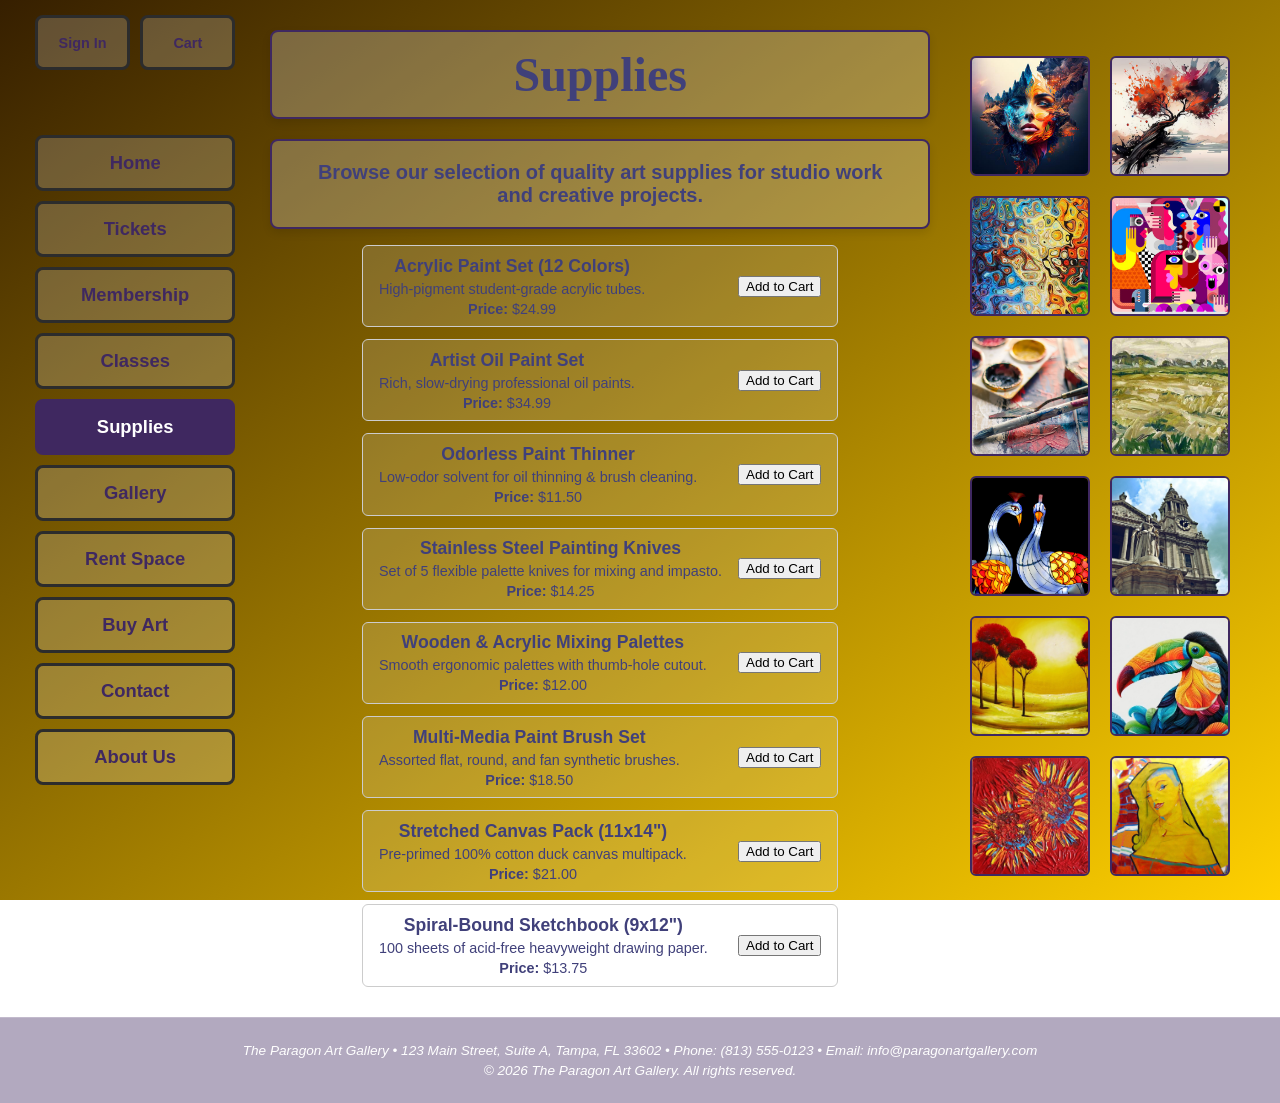
<file: supplies.html>
<!DOCTYPE html>
<html lang="en">
    <head>
        <meta charset="UTF-8">
        <title>Supplies</title>
        <meta name="viewport" content="width=device-width, initial-scale=1">
        <link rel="stylesheet" href="TheParagon.css">
    </head>
<body>

<div class="page-container">

<!-- COLUMN 1: NAVIGATION -->
<nav class="sidebar-nav">
  <button class="menu-toggle" aria-label="Toggle navigation">
    &#9776; Menu
  </button>

  <div class="nav-content">
    <div class="user-actions">
      <a href="signin.html" class="btn-action">Sign In</a>
      <a href="cart.html" class="btn-action">Cart</a>
    </div>

    <ul class="nav-links">
      <li><a href="index.html">Home</a></li>
      <li><a href="tickets.html">Tickets</a></li>
      <li><a href="membership.html">Membership</a></li>
      <li><a href="classes.html">Classes</a></li>
      <li><a href="supplies.html" class="active">Supplies</a></li>
      <li><a href="gallery.html">Gallery</a></li>
      <li><a href="rentspace.html">Rent Space</a></li>
      <li><a href="buyart.html">Buy Art</a></li>
      <li><a href="contact.html">Contact</a></li>
      <li><a href="aboutus.html">About Us</a></li>
    </ul>
  </div>
</nav>

<!-- COLUMN 2: MAIN CONTENT -->
<main class="content">
    <div class="header-box">
        <h1>Supplies</h1>
    </div>

    <div class="text-box">
        <p>Browse our selection of quality art supplies for studio work and creative projects.</p>
    </div>

    <!-- SUPPLIES GRID CONTAINER (COMPACT CARDS) -->
    <div class="supplies-list" style="display: flex; flex-direction: column; gap: 0.75rem; margin-top: 1rem;">
      
      <!-- Acrylic Paint Set -->
      <div class="supply-card" style="border: 1px solid #ccc; padding: 0.6rem 1rem; border-radius: 6px; background-color: rgba(255,255,255,0.15); display: flex; justify-content: space-between; align-items: center; gap: 1rem;">
        <div>
          <h3 style="margin: 0 0 0.25rem 0; font-size: 1.1rem;">Acrylic Paint Set (12 Colors)</h3>
          <p style="margin: 0; font-size: 0.9rem;">High-pigment student-grade acrylic tubes.</p>
          <p style="margin: 0.25rem 0 0 0; font-size: 0.9rem;"><strong>Price:</strong> $24.99</p>
        </div>
        <button class="add-to-cart-btn" 
            data-name="Acrylic Paint Set (12 Colors)" 
            data-price="24.99" 
            data-details="12 Tubes x 12ml">
           Add to Cart
        </button>
      </div>

      <!-- Oil Paint Set -->
      <div class="supply-card" style="border: 1px solid #ccc; padding: 0.6rem 1rem; border-radius: 6px; background-color: rgba(255,255,255,0.15); display: flex; justify-content: space-between; align-items: center; gap: 1rem;">
        <div>
          <h3 style="margin: 0 0 0.25rem 0; font-size: 1.1rem;">Artist Oil Paint Set</h3>
          <p style="margin: 0; font-size: 0.9rem;">Rich, slow-drying professional oil paints.</p>
          <p style="margin: 0.25rem 0 0 0; font-size: 0.9rem;"><strong>Price:</strong> $34.99</p>
        </div>
        <button class="add-to-cart-btn" 
            data-name="Artist Oil Paint Set" 
            data-price="34.99" 
            data-details="10 Tubes x 20ml">
           Add to Cart
        </button>
      </div>

      <!-- Paint Thinner -->
      <div class="supply-card" style="border: 1px solid #ccc; padding: 0.6rem 1rem; border-radius: 6px; background-color: rgba(255,255,255,0.15); display: flex; justify-content: space-between; align-items: center; gap: 1rem;">
        <div>
          <h3 style="margin: 0 0 0.25rem 0; font-size: 1.1rem;">Odorless Paint Thinner</h3>
          <p style="margin: 0; font-size: 0.9rem;">Low-odor solvent for oil thinning & brush cleaning.</p>
          <p style="margin: 0.25rem 0 0 0; font-size: 0.9rem;"><strong>Price:</strong> $11.50</p>
        </div>
        <button class="add-to-cart-btn" 
            data-name="Odorless Paint Thinner" 
            data-price="11.50" 
            data-details="16 oz Bottle">
           Add to Cart
        </button>
      </div>

      <!-- Palette Knives -->
      <div class="supply-card" style="border: 1px solid #ccc; padding: 0.6rem 1rem; border-radius: 6px; background-color: rgba(255,255,255,0.15); display: flex; justify-content: space-between; align-items: center; gap: 1rem;">
        <div>
          <h3 style="margin: 0 0 0.25rem 0; font-size: 1.1rem;">Stainless Steel Painting Knives</h3>
          <p style="margin: 0; font-size: 0.9rem;">Set of 5 flexible palette knives for mixing and impasto.</p>
          <p style="margin: 0.25rem 0 0 0; font-size: 0.9rem;"><strong>Price:</strong> $14.25</p>
        </div>
        <button class="add-to-cart-btn" 
            data-name="Stainless Steel Painting Knives" 
            data-price="14.25" 
            data-details="Set of 5">
           Add to Cart
        </button>
      </div>

      <!-- Palettes -->
      <div class="supply-card" style="border: 1px solid #ccc; padding: 0.6rem 1rem; border-radius: 6px; background-color: rgba(255,255,255,0.15); display: flex; justify-content: space-between; align-items: center; gap: 1rem;">
        <div>
          <h3 style="margin: 0 0 0.25rem 0; font-size: 1.1rem;">Wooden & Acrylic Mixing Palettes</h3>
          <p style="margin: 0; font-size: 0.9rem;">Smooth ergonomic palettes with thumb-hole cutout.</p>
          <p style="margin: 0.25rem 0 0 0; font-size: 0.9rem;"><strong>Price:</strong> $12.00</p>
        </div>
        <button class="add-to-cart-btn" 
            data-name="Mixing Palette" 
            data-price="12.00" 
            data-details="Wooden Oval Palette">
           Add to Cart
        </button>
      </div>

      <!-- Brush Set -->
      <div class="supply-card" style="border: 1px solid #ccc; padding: 0.6rem 1rem; border-radius: 6px; background-color: rgba(255,255,255,0.15); display: flex; justify-content: space-between; align-items: center; gap: 1rem;">
        <div>
          <h3 style="margin: 0 0 0.25rem 0; font-size: 1.1rem;">Multi-Media Paint Brush Set</h3>
          <p style="margin: 0; font-size: 0.9rem;">Assorted flat, round, and fan synthetic brushes.</p>
          <p style="margin: 0.25rem 0 0 0; font-size: 0.9rem;"><strong>Price:</strong> $18.50</p>
        </div>
        <button class="add-to-cart-btn" 
            data-name="Multi-Media Paint Brush Set" 
            data-price="18.50" 
            data-details="10-Piece Variety Pack">
           Add to Cart
        </button>
      </div>

      <!-- Stretched Canvas -->
      <div class="supply-card" style="border: 1px solid #ccc; padding: 0.6rem 1rem; border-radius: 6px; background-color: rgba(255,255,255,0.15); display: flex; justify-content: space-between; align-items: center; gap: 1rem;">
        <div>
          <h3 style="margin: 0 0 0.25rem 0; font-size: 1.1rem;">Stretched Canvas Pack (11x14")</h3>
          <p style="margin: 0; font-size: 0.9rem;">Pre-primed 100% cotton duck canvas multipack.</p>
          <p style="margin: 0.25rem 0 0 0; font-size: 0.9rem;"><strong>Price:</strong> $21.00</p>
        </div>
        <button class="add-to-cart-btn" 
            data-name="Stretched Canvas Pack (11x14)" 
            data-price="21.00" 
            data-details="Pack of 4 Canvases">
           Add to Cart
        </button>
      </div>

      <!-- Sketchbook -->
      <div class="supply-card" style="border: 1px solid #ccc; padding: 0.6rem 1rem; border-radius: 6px; background-color: rgba(255,255,255,0.15); display: flex; justify-content: space-between; align-items: center; gap: 1rem;">
        <div>
          <h3 style="margin: 0 0 0.25rem 0; font-size: 1.1rem;">Spiral-Bound Sketchbook (9x12")</h3>
          <p style="margin: 0; font-size: 0.9rem;">100 sheets of acid-free heavyweight drawing paper.</p>
          <p style="margin: 0.25rem 0 0 0; font-size: 0.9rem;"><strong>Price:</strong> $13.75</p>
        </div>
        <button class="add-to-cart-btn" 
            data-name="Spiral-Bound Sketchbook (9x12)" 
            data-price="13.75" 
            data-details="100 Sheets / 70lb Paper">
           Add to Cart
        </button>
      </div>

    </div>
</main>

<!-- COLUMN 3: THUMBNAIL GALLERY -->
<aside class="gallery-sidebar">
  <img src="face.jpg" alt="Artwork with realistic female face shape but the edges blend into scenes of nature.">
  <img src="tree.jpg" alt="Artwork depicting a prominent tree shape with wavy lines, brown trunk, orange leaves, and subdued background.">
  <img src="rainbow.jpg" alt="A muddled face shape inside of what looks like a droplet covered window with a rainbow color scheme.">
  <img src="abstract.jpg" alt="Artwork with bright geometric shapes and abstract faces using a complementary color scheme.">
  <img src="materials.jpg" alt="An image of a paintbrush, paint knife, and paints on paint-stained wood.">
  <img src="field.jpg" alt="Artwork depicting a dull, subdued colored field with broad brush strokes showing green/yellow foliage and gray sky.">
  <img src="bird.jpg" alt="Artwork depicting two peacock-looking birds with bright yellow/red feathers in stained-glass style.">
  <img src="building.jpg" alt="Artwork depicting an historic building with clocktower segment and stone statue in front.">
  <img src="redtree.jpg" alt="Artwork depicting seven round-topped trees on a yellow background with white sun in the center.">
  <img src="toucan.jpg" alt="Artwork depicting a toucan bird with brightly colored segments and unusual patterns.">
  <img src="flower.jpg" alt="Artwork depicting two flowers with blue and yellow radial petals on a red background.">
  <img src="woman.jpg" alt="Artwork of a woman with yellow skin, yellow background, red dress, and angular lines.">
</aside>

<footer class="studio">
    <p>The Paragon Art Gallery &bull; 123 Main Street, Suite A, Tampa, FL 33602 &bull; Phone: (813) 555-0123 &bull; Email: info@paragonartgallery.com</p>
    <p>&copy; 2026 The Paragon Art Gallery. All rights reserved.</p>
</footer>

</div> <!-- End .page-container -->

<!-- CONSOLIDATED JAVASCRIPT -->
<script>
  // Helper function: Add item to localStorage cart
  function addToCart(newItem) {
    const cart = JSON.parse(localStorage.getItem('paragonCart')) || [];
    
    const existingItem = cart.find(item => item.name === newItem.name);
    if (existingItem) {
      existingItem.quantity += newItem.quantity || 1;
    } else {
      cart.push({
        name: newItem.name,
        price: newItem.price,
        quantity: newItem.quantity || 1,
        details: newItem.details || ''
      });
    }
    
    localStorage.setItem('paragonCart', JSON.stringify(cart));
    alert(`${newItem.name} has been added to your cart.`);
  }

  // Event Listeners
  document.addEventListener('DOMContentLoaded', () => {
    
    // 1. Mobile Menu Toggle
    const menuToggle = document.querySelector('.menu-toggle');
    const navContent = document.querySelector('.nav-content');

    if (menuToggle && navContent) {
      menuToggle.addEventListener('click', () => {
        navContent.classList.toggle('is-open');
      });
    }

    // 2. Add to Cart Listeners
    const cartButtons = document.querySelectorAll('.add-to-cart-btn');

    cartButtons.forEach(button => {
      button.addEventListener('click', () => {
        const name = button.getAttribute('data-name');
        const price = parseFloat(button.getAttribute('data-price'));
        const details = button.getAttribute('data-details') || '';

        addToCart({
          name: name,
          price: price,
          quantity: 1,
          details: details
        });
      });
    });

    // 3. Thumbnail Gallery Expansion
    const galleryImages = document.querySelectorAll('.gallery-sidebar img');

    galleryImages.forEach(img => {
      img.addEventListener('click', (e) => {
        e.stopPropagation();
        const isExpanded = img.classList.contains('expanded');
        galleryImages.forEach(i => i.classList.remove('expanded'));
        if (!isExpanded) {
          img.classList.add('expanded');
        }
      });
    });

    document.addEventListener('click', () => {
      galleryImages.forEach(i => i.classList.remove('expanded'));
    });

  });
</script>

</body>
</html>
</file>
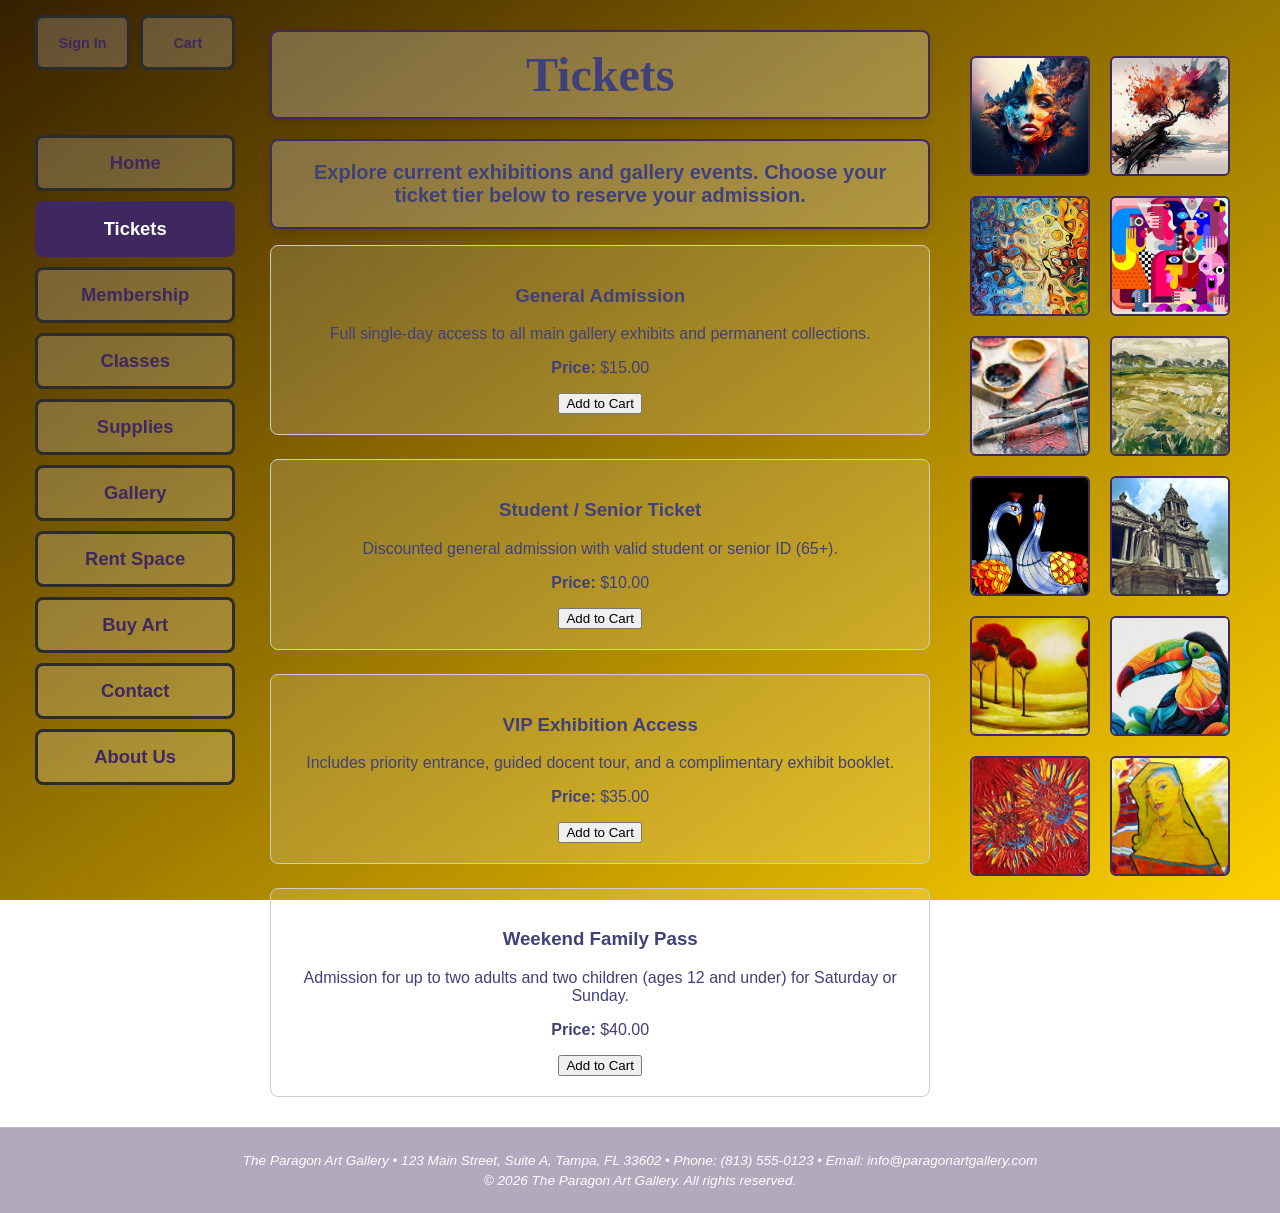
<file: tickets.html>
<!DOCTYPE html>
<html lang="en">
    <head>
        <meta charset="UTF-8">
        <title>Tickets</title>
        <meta name="viewport" content="width=device-width, initial-scale=1">
        <link rel="stylesheet" href="TheParagon.css">
    </head>
<body>

<div class="page-container">

<!-- COLUMN 1: NAVIGATION -->
<nav class="sidebar-nav">
  <button class="menu-toggle" aria-label="Toggle navigation">
    &#9776; Menu
  </button>

  <div class="nav-content">
    <div class="user-actions">
      <a href="signin.html" class="btn-action">Sign In</a>
      <a href="cart.html" class="btn-action">Cart</a>
    </div>

    <ul class="nav-links">
      <li><a href="index.html">Home</a></li>
      <li><a href="tickets.html" class="active">Tickets</a></li>
      <li><a href="membership.html">Membership</a></li>
      <li><a href="classes.html">Classes</a></li>
      <li><a href="supplies.html">Supplies</a></li>
      <li><a href="gallery.html">Gallery</a></li>
      <li><a href="rentspace.html">Rent Space</a></li>
      <li><a href="buyart.html">Buy Art</a></li>
      <li><a href="contact.html">Contact</a></li>
      <li><a href="aboutus.html">About Us</a></li>
    </ul>
  </div>
</nav>

<!-- COLUMN 2: MAIN CONTENT -->
<main class="content">
    <div class="header-box">
        <h1>Tickets</h1>
    </div>

    <div class="text-box">
        <p>Explore current exhibitions and gallery events. Choose your ticket tier below to reserve your admission.</p>
    </div>

    <!-- TICKET OPTIONS CONTAINER -->
    <div class="ticket-list" style="display: flex; flex-direction: column; gap: 1.5rem; margin-top: 1rem;">
      
      <!-- Ticket Item 1 -->
      <div class="ticket-card" style="border: 1px solid #ccc; padding: 1.25rem; border-radius: 8px; background-color: rgba(255,255,255,0.15);">
        <h3>General Admission</h3>
        <p>Full single-day access to all main gallery exhibits and permanent collections.</p>
        <p><strong>Price:</strong> $15.00</p>
        <button class="add-to-cart-btn" 
            data-name="General Admission Ticket" 
            data-price="15.00" 
            data-details="Single Day Access">
           Add to Cart
        </button>
      </div>

      <!-- Ticket Item 2 -->
      <div class="ticket-card" style="border: 1px solid #ccc; padding: 1.25rem; border-radius: 8px; background-color: rgba(255,255,255,0.15);">
        <h3>Student / Senior Ticket</h3>
        <p>Discounted general admission with valid student or senior ID (65+).</p>
        <p><strong>Price:</strong> $10.00</p>
        <button class="add-to-cart-btn" 
            data-name="Student/Senior Ticket" 
            data-price="10.00" 
            data-details="Valid ID Required at Entry">
           Add to Cart
        </button>
      </div>

      <!-- Ticket Item 3 -->
      <div class="ticket-card" style="border: 1px solid #ccc; padding: 1.25rem; border-radius: 8px; background-color: rgba(255,255,255,0.15);">
        <h3>VIP Exhibition Access</h3>
        <p>Includes priority entrance, guided docent tour, and a complimentary exhibit booklet.</p>
        <p><strong>Price:</strong> $35.00</p>
        <button class="add-to-cart-btn" 
            data-name="VIP Exhibition Ticket" 
            data-price="35.00" 
            data-details="Includes Guided Tour & Booklet">
           Add to Cart
        </button>
      </div>

      <!-- Ticket Item 4 -->
      <div class="ticket-card" style="border: 1px solid #ccc; padding: 1.25rem; border-radius: 8px; background-color: rgba(255,255,255,0.15);">
        <h3>Weekend Family Pass</h3>
        <p>Admission for up to two adults and two children (ages 12 and under) for Saturday or Sunday.</p>
        <p><strong>Price:</strong> $40.00</p>
        <button class="add-to-cart-btn" 
            data-name="Weekend Family Pass" 
            data-price="40.00" 
            data-details="Admits up to 2 Adults & 2 Children">
           Add to Cart
        </button>
      </div>

    </div>
</main>

<!-- COLUMN 3: THUMBNAIL GALLERY -->
<aside class="gallery-sidebar">
  <img src="face.jpg" alt="Artwork with realistic female face shape but the edges blend into scenes of nature.">
  <img src="tree.jpg" alt="Artwork depicting a prominent tree shape with wavy lines, brown trunk, orange leaves, and subdued background.">
  <img src="rainbow.jpg" alt="A muddled face shape inside of what looks like a droplet covered window with a rainbow color scheme.">
  <img src="abstract.jpg" alt="Artwork with bright geometric shapes and abstract faces using a complementary color scheme.">
  <img src="materials.jpg" alt="An image of a paintbrush, paint knife, and paints on paint-stained wood.">
  <img src="field.jpg" alt="Artwork depicting a dull, subdued colored field with broad brush strokes showing green/yellow foliage and gray sky.">
  <img src="bird.jpg" alt="Artwork depicting two peacock-looking birds with bright yellow/red feathers in stained-glass style.">
  <img src="building.jpg" alt="Artwork depicting an historic building with clocktower segment and stone statue in front.">
  <img src="redtree.jpg" alt="Artwork depicting seven round-topped trees on a yellow background with white sun in the center.">
  <img src="toucan.jpg" alt="Artwork depicting a toucan bird with brightly colored segments and unusual patterns.">
  <img src="flower.jpg" alt="Artwork depicting two flowers with blue and yellow radial petals on a red background.">
  <img src="woman.jpg" alt="Artwork of a woman with yellow skin, yellow background, red dress, and angular lines.">
</aside>

<footer class="studio">
    <p>The Paragon Art Gallery &bull; 123 Main Street, Suite A, Tampa, FL 33602 &bull; Phone: (813) 555-0123 &bull; Email: info@paragonartgallery.com</p>
    <p>&copy; 2026 The Paragon Art Gallery. All rights reserved.</p>
</footer>

</div> <!-- End .page-container -->

<!-- CONSOLIDATED JAVASCRIPT -->
<script>
  // Helper function: Add item to localStorage cart
  function addToCart(newItem) {
    const cart = JSON.parse(localStorage.getItem('paragonCart')) || [];
    
    const existingItem = cart.find(item => item.name === newItem.name);
    if (existingItem) {
      existingItem.quantity += newItem.quantity || 1;
    } else {
      cart.push({
        name: newItem.name,
        price: newItem.price,
        quantity: newItem.quantity || 1,
        details: newItem.details || ''
      });
    }
    
    localStorage.setItem('paragonCart', JSON.stringify(cart));
    alert(`${newItem.name} has been added to your cart.`);
  }

  // Event Listeners
  document.addEventListener('DOMContentLoaded', () => {
    
    // 1. Mobile Menu Toggle
    const menuToggle = document.querySelector('.menu-toggle');
    const navContent = document.querySelector('.nav-content');

    if (menuToggle && navContent) {
      menuToggle.addEventListener('click', () => {
        navContent.classList.toggle('is-open');
      });
    }

    // 2. Add to Cart Listeners
    const cartButtons = document.querySelectorAll('.add-to-cart-btn');

    cartButtons.forEach(button => {
      button.addEventListener('click', () => {
        const name = button.getAttribute('data-name');
        const price = parseFloat(button.getAttribute('data-price'));
        const details = button.getAttribute('data-details') || '';

        addToCart({
          name: name,
          price: price,
          quantity: 1,
          details: details
        });
      });
    });

    // 3. Thumbnail Gallery Expansion
    const galleryImages = document.querySelectorAll('.gallery-sidebar img');

    galleryImages.forEach(img => {
      img.addEventListener('click', (e) => {
        e.stopPropagation();
        const isExpanded = img.classList.contains('expanded');
        galleryImages.forEach(i => i.classList.remove('expanded'));
        if (!isExpanded) {
          img.classList.add('expanded');
        }
      });
    });

    document.addEventListener('click', () => {
      galleryImages.forEach(i => i.classList.remove('expanded'));
    });

  });
</script>

</body>
</html>
</file>
<file: TheParagon.css>
* {
  box-sizing: border-box;
}

body {
  background-image: linear-gradient(to bottom right, rgb(54, 31, 0), rgb(255, 208, 0));
  color: #40407A;
  font-family: Arial, sans-serif, Verdana;
  margin: 0;
  background-repeat: no-repeat;
  min-height: 100vh;
  background-attachment: fixed;
}

/* ------------------------------ PAGE LAYOUT ------------------------------ */
.page-container {
  display: flex;
  flex-wrap: wrap;
  min-height: 100vh;
  justify-content: space-between;
}

/* ------------------------------ COLUMN 1: NAVIGATION SIDEBAR ------------------------------ */
.sidebar-nav {
  width: 18vw;
  min-width: 180px;
  display: flex;
  flex-direction: column;
  padding: 15px;
  margin-left: 20px;
}

/* HIDE HAMBURGER NAV ON DESKTOP BY DEFAULT */
.menu-toggle {
  display: none; 
}

.nav-content {
  display: flex;
  flex-direction: column;
  gap: 15px;
  width: 100%;
}

/* SIGN IN & CART BUTTON WRAPPER */
.user-actions {
  display: flex;
  gap: 10px;
  width: 100%;
  margin-bottom: 50px;
}

.user-actions .btn-action {
  flex: 1;
  display: flex;
  align-items: center;
  justify-content: center;
  height: 55px;
  padding: 0;
  background-color: rgba(255, 255, 255, 0.2);
  color: #3F2860 !important;
  text-decoration: none;
  font-weight: bold;
  font-size: 0.9em;
  border: 3px solid #2c2c2c;
  border-radius: 8px;
  transition: all 0.2s ease-in-out;
}

.user-actions .btn-action.active {
  background-color: #3F2860;
  color: #FFFFFF !important;
  border-color: #3F2860;
}

.user-actions .btn-action:hover {
  background-color: #3F2860;
  border-color: #3F2860;
  color: #FFFFFF !important;
  transform: scale(1.03);
}

/* NAVIGATION LINKS LIST */
.nav-links {
  list-style: none;
  padding: 0;
  margin: 0;
  display: flex;
  flex-direction: column;
  gap: 10px;
  width: 100%;
}

.nav-links a {
  display: block;
  text-decoration: none;
  text-align: center;
  padding: 14px 20px;
  font-size: 1.15em;
  font-weight: bold;
  border: 3px solid #2c2c2c;
  border-radius: 8px;
  background-color: rgba(255, 255, 255, 0.2);
  color: #3F2860;
  transition: all 0.2s ease-in-out;
}

.nav-links a:visited {
  color: #3F2860;
}

.nav-links a:hover {
  background-color: #3F2860;
  color: #FFFFFF !important;
  transform: scale(1.03);
}

.nav-links a.active {
  background-color: #3F2860;
  color: #FFFFFF !important;
  border-color: #3F2860;
}

/* ------------------------------ COLUMN 2: CENTER CONTENT AREA ------------------------------ */
.art-card img {
  max-width: 200px;
  width: 100%;
  height: auto;
  border-radius: 6px;
  object-fit: cover;
}

.content {
  flex: 1;
  display: flex;
  flex-direction: column;
  align-items: center;
  padding: 20px;
  box-sizing: border-box;
  text-align: center;
}

.header-box {
  width: 100%;
  max-width: 900px;
  margin-top: 10px;
  margin-bottom: 20px;
  padding: 10px;
  border: 2px solid #3F2860;
  border-radius: 8px;
  background-color: rgba(255, 255, 255, 0.25);
  box-shadow: 0 4px 8px rgba(0,0,0,0.1);
  box-sizing: border-box;
}

.header-box h1 {
  font-family: "Viner Hand ITC", cursive;
  font-size: 3em;
  margin: 5px 0;
}

.header-box h2 {
  font-family: "Viner Hand ITC", cursive;
  font-size: 2.2em;
  margin: 5px 0;
}

.hero-image {
  width: 100%;
  max-width: 900px;
  height: auto;
  border: 2px solid #3F2860;
  border-radius: 8px;
  margin-top: 0;
  margin-bottom: 20px;
  box-shadow: 0 4px 8px rgba(0,0,0,0.15);
  object-fit: cover;
}

.text-box {
  width: 100%;
  max-width: 900px;
  margin-top: 0;
  padding: 10px;
  border: 2px solid #3F2860;
  border-radius: 8px;
  background-color: rgba(255, 255, 255, 0.25);
  box-shadow: 0 4px 8px rgba(0,0,0,0.1);
  box-sizing: border-box;
}

.text-box h2 {
  font-family: "Viner Hand ITC", cursive;
  font-size: 2em;
  margin-top: 0;
  margin-bottom: 0;
}

.text-box p {
  margin: 10px 20px;
  color: #40407A;
  font-size: 15pt;
  font-weight: bold;
}

/* ------------------------------ COLUMN 3: THUMBNAIL GALLERY ------------------------------ */
.gallery-sidebar {
  width: auto;
  min-width: 0;
  min-height: 100vh;
  display: grid;
  grid-template-columns: repeat(2, 120px);
  gap: 20px;
  padding: 20px;
  align-content: center;
  box-sizing: border-box;
  margin-right: 30px;
  position: sticky;
  top: 1rem;
  align-self: flex-start;
}

.gallery-sidebar img {
  width: 100%;
  aspect-ratio: 1 / 1;
  object-fit: cover;
  border: 2px solid #3F2860;
  border-radius: 6px;
}

.gallery-sidebar img,
.art-card img,
.buy-art-list img,
.rent-space-list img,
.gallery-views-list img,
.gallery-card img {
  cursor: pointer;
  transition: transform 0.3s ease, box-shadow 0.3s ease;
}

.gallery-sidebar img:hover,
.art-card img:hover,
.buy-art-list img:hover,
.rent-space-list img:hover,
.gallery-views-list img:hover,
.gallery-card img:hover {
  transform: scale(1.05);
}

.gallery-sidebar img.expanded,
.art-card img.expanded,
.buy-art-list img.expanded,
.rent-space-list img.expanded,
.gallery-views-list img.expanded,
.gallery-card img.expanded {
  position: fixed !important;
  top: 50% !important;
  left: 50% !important;
  transform: translate(-50%, -50%) !important;
  width: 80vw !important;
  max-width: 80vw !important;
  height: 80vh !important;
  max-height: 80vh !important;
  object-fit: contain !important;
  z-index: 99999 !important;
  box-shadow: 0 0 25px rgba(0, 0, 0, 0.85);
  background-color: rgba(0, 0, 0, 0.9);
  border-radius: 8px;
  padding: 15px;
}

/* ------------------------------ SIGN-IN CONTAINER ------------------------------ */
.auth-container {
  display: flex;
  flex-direction: row;
  justify-content: space-between;
  gap: 2rem;
  background-color: rgba(255, 255, 255, 0.15);
  border: 1px solid rgba(0, 0, 0, 0.2);
  border-radius: 8px;
  padding: 2rem;
  margin: 1rem 0;
}

.auth-box {
  flex: 1;
  display: flex;
  flex-direction: column;
}

.auth-box h2 {
  margin-top: 0;
  margin-bottom: 1rem;
  font-family: inherit;
  color: #2b1f1d;
}

.signup-intro {
  margin-bottom: 1.25rem;
  font-size: 0.95rem;
  line-height: 1.4;
}

.auth-divider {
  width: 1px;
  background-color: rgba(0, 0, 0, 0.2);
  align-self: stretch;
}

.auth-form {
  display: flex;
  flex-direction: column;
  gap: 1rem;
}

.form-group {
  display: flex;
  flex-direction: column;
  gap: 0.35rem;
}

.form-group label {
  font-weight: bold;
  font-size: 0.9rem;
}

.form-group input {
  padding: 0.6rem 0.8rem;
  border: 1px solid #777;
  border-radius: 4px;
  font-size: 1rem;
  background-color: #fff;
}

.form-group input:focus {
  outline: 2px solid #553311;
  border-color: transparent;
}

.form-actions {
  display: flex;
  justify-content: space-between;
  align-items: center;
  font-size: 0.85rem;
}

.forgot-link {
  color: #2b1f1d;
  text-decoration: underline;
}

.btn {
  padding: 0.75rem 1.25rem;
  border: 1px solid rgba(0, 0, 0, 0.3);
  border-radius: 4px;
  font-size: 1rem;
  font-weight: bold;
  cursor: pointer;
  margin-top: 0.5rem;
  transition: background-color 0.2s ease;
}

.btn-primary {
  background-color: #4a3429;
  color: #ffffff;
}

.btn-primary:hover {
  background-color: #312119;
}

.btn-secondary {
  background-color: #725847;
  color: #ffffff;
}

.btn-secondary:hover {
  background-color: #554033;
}

/* ------------------------------ CART CONTAINER ------------------------------ */
#cart-container {
  background-color: rgba(255, 255, 255, 0.25);
  border: 2px solid #3F2860;
  border-radius: 8px;
  padding: 20px;
  width: 100%;
  max-width: 900px;
  margin: 15px 0;
  box-shadow: 0 4px 8px rgba(0,0,0,0.1);
}

.empty-cart-message {
  font-size: 1.2rem;
  font-style: italic;
  text-align: center;
  color: #3F2860;
  font-weight: bold;
}

.cart-item {
  display: flex;
  justify-content: space-between;
  align-items: center;
  padding: 12px 0;
  border-bottom: 1px solid rgba(63, 40, 96, 0.2);
  gap: 15px;
}

.cart-item-details {
  text-align: left;
  flex: 2;
  color: #40407A;
}

.cart-item-qty {
  display: flex;
  align-items: center;
  gap: 5px;
}

.cart-qty-input {
  width: 50px;
  padding: 5px;
  border: 1px solid #3F2860;
  border-radius: 4px;
  text-align: center;
}

.cart-item-total {
  font-weight: bold;
  color: #3F2860;
  min-width: 80px;
  text-align: right;
}

.btn-remove {
  background: #a82e2e;
  color: white;
  border: none;
  border-radius: 4px;
  font-size: 1.2rem;
  padding: 2px 8px;
  cursor: pointer;
}

.btn-remove:hover {
  background: #7a1d1d;
}

/* ------------------------------ GALLERY CARDS ------------------------------ */
.gallery-views-list {
  display: flex;
  flex-direction: column;
  gap: 1.5rem;
  margin-top: 1rem;
}

.gallery-card {
  border: 1px solid #ccc;
  padding: 1.25rem;
  border-radius: 8px;
  background-color: rgba(255, 255, 255, 0.15);
  display: flex;
  gap: 1.25rem;
  align-items: center;
  flex-wrap: wrap;
}

.gallery-card img {
  max-width: 200px;
  width: 100%;
  height: auto;
  border-radius: 6px;
  object-fit: cover;
}

.gallery-card-info {
  flex: 1;
  min-width: 220px;
  text-align: left;
}

.gallery-card-info h3 {
  margin-top: 0;
  color: #3F2860;
}

/* ------------------------------ GENERAL / FOOTER ------------------------------ */
section {
  padding-right: 0.5em;
  padding-left: 0.5em;
}

footer {
  width: 100%;
  padding: 20px 10px;
  margin-top: 10px;
  text-align: center;
  color: #FFFFFF;
  font-size: 0.85em;
  background-color: rgba(63, 40, 96, 0.4);
  border-top: 1px solid rgba(255, 255, 255, 0.2);
}

footer p {
  margin: 5px 0;
  color: #FFFFFF;
}

.studio {
  font-style: italic;
}

/* ------------------------------ MEDIA QUERIES (MOBILE) ------------------------------ */
@media (max-width: 767px) {
  .page-container {
    flex-direction: column;
  }

  .sidebar-nav {
    width: 100%;
    margin-left: 0;
    padding: 10px 15px;
  }

  .menu-toggle {
    display: block;
    width: 100%;
    padding: 12px 15px;
    background-color: #3F2860;
    color: #FFFFFF;
    border: 2px solid #2c2c2c;
    border-radius: 6px;
    font-size: 1.1rem;
    font-weight: bold;
    cursor: pointer;
    text-align: left;
  }

  .nav-content {
    display: none;
    margin-top: 10px;
  }

  .nav-content.is-open {
    display: flex;
  }

  .gallery-sidebar {
    position: static;
    width: 100%;
    margin-right: 0;
    justify-content: center;
    grid-template-columns: repeat(auto-fit, minmax(100px, 1fr));
    min-height: auto;
  }

  .auth-container {
    flex-direction: column;
  }

  .auth-divider {
    width: 100%;
    height: 1px;
  }
}
</file>
